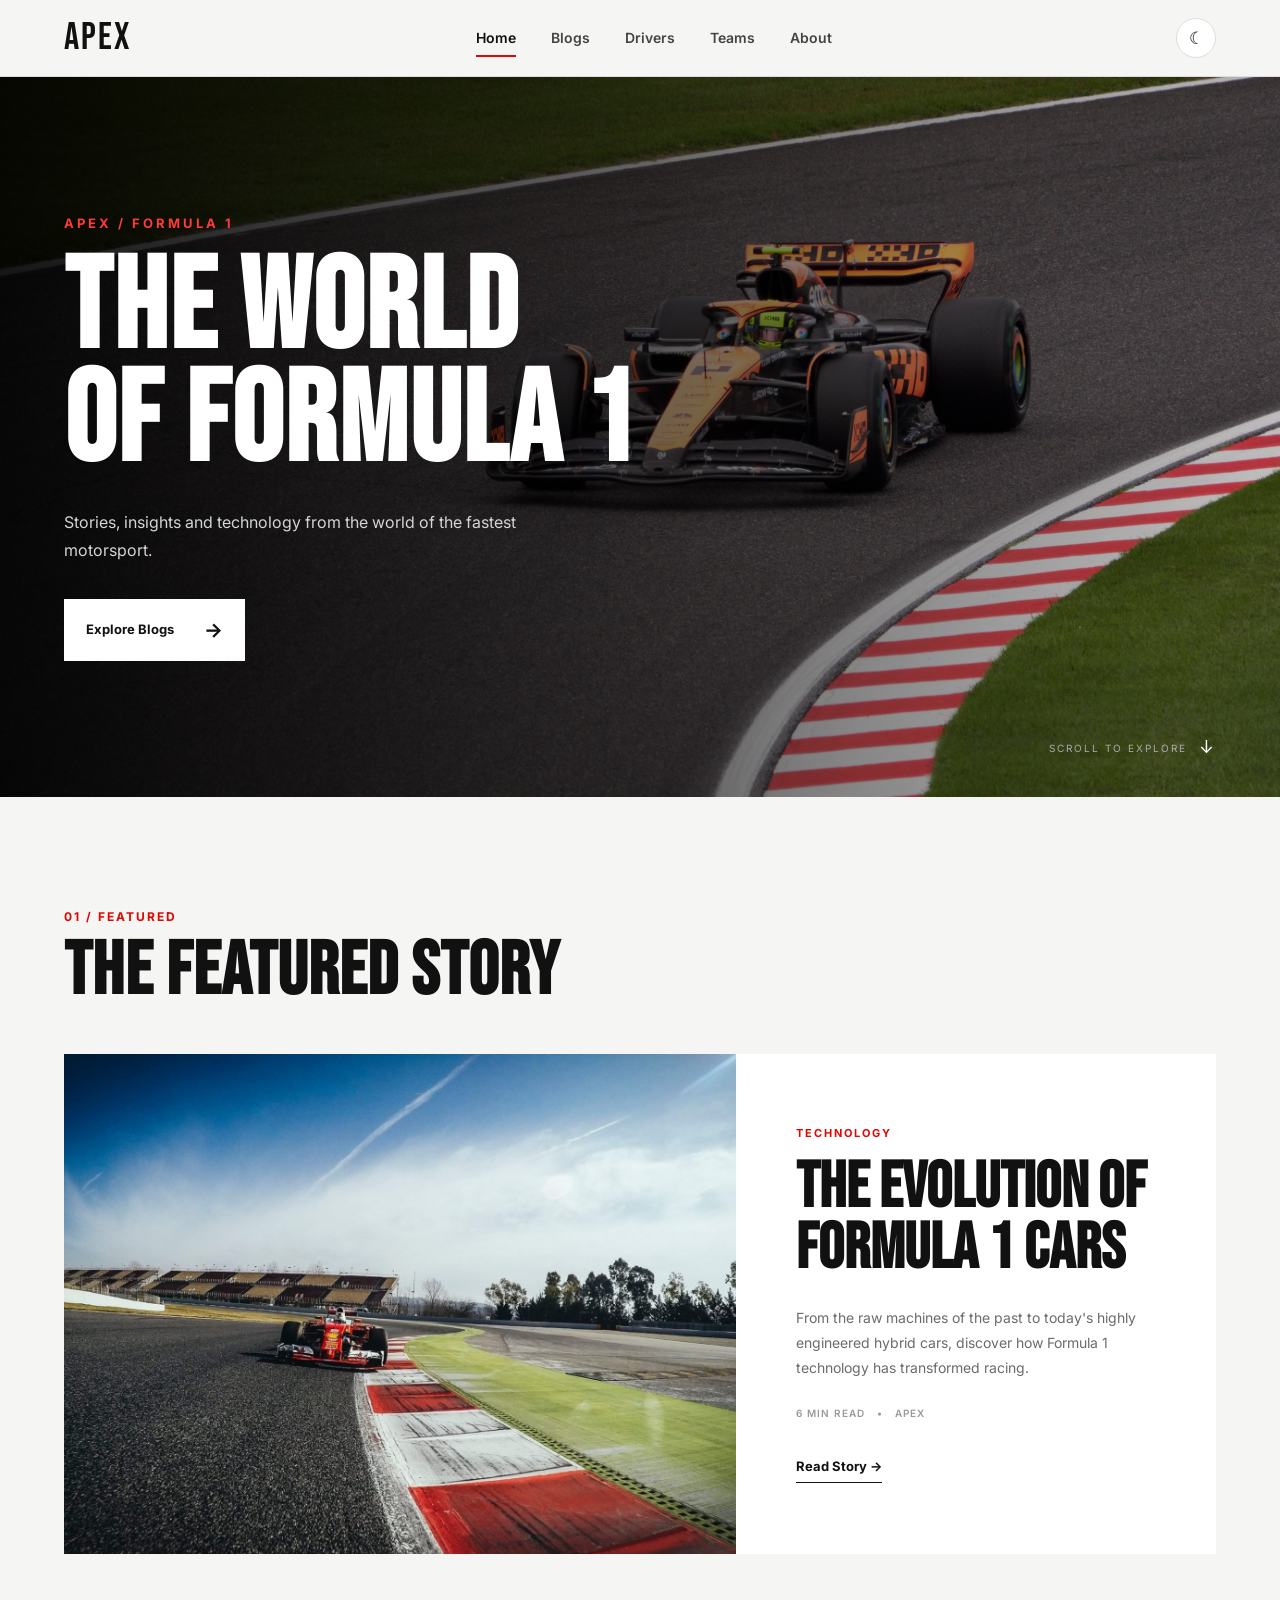
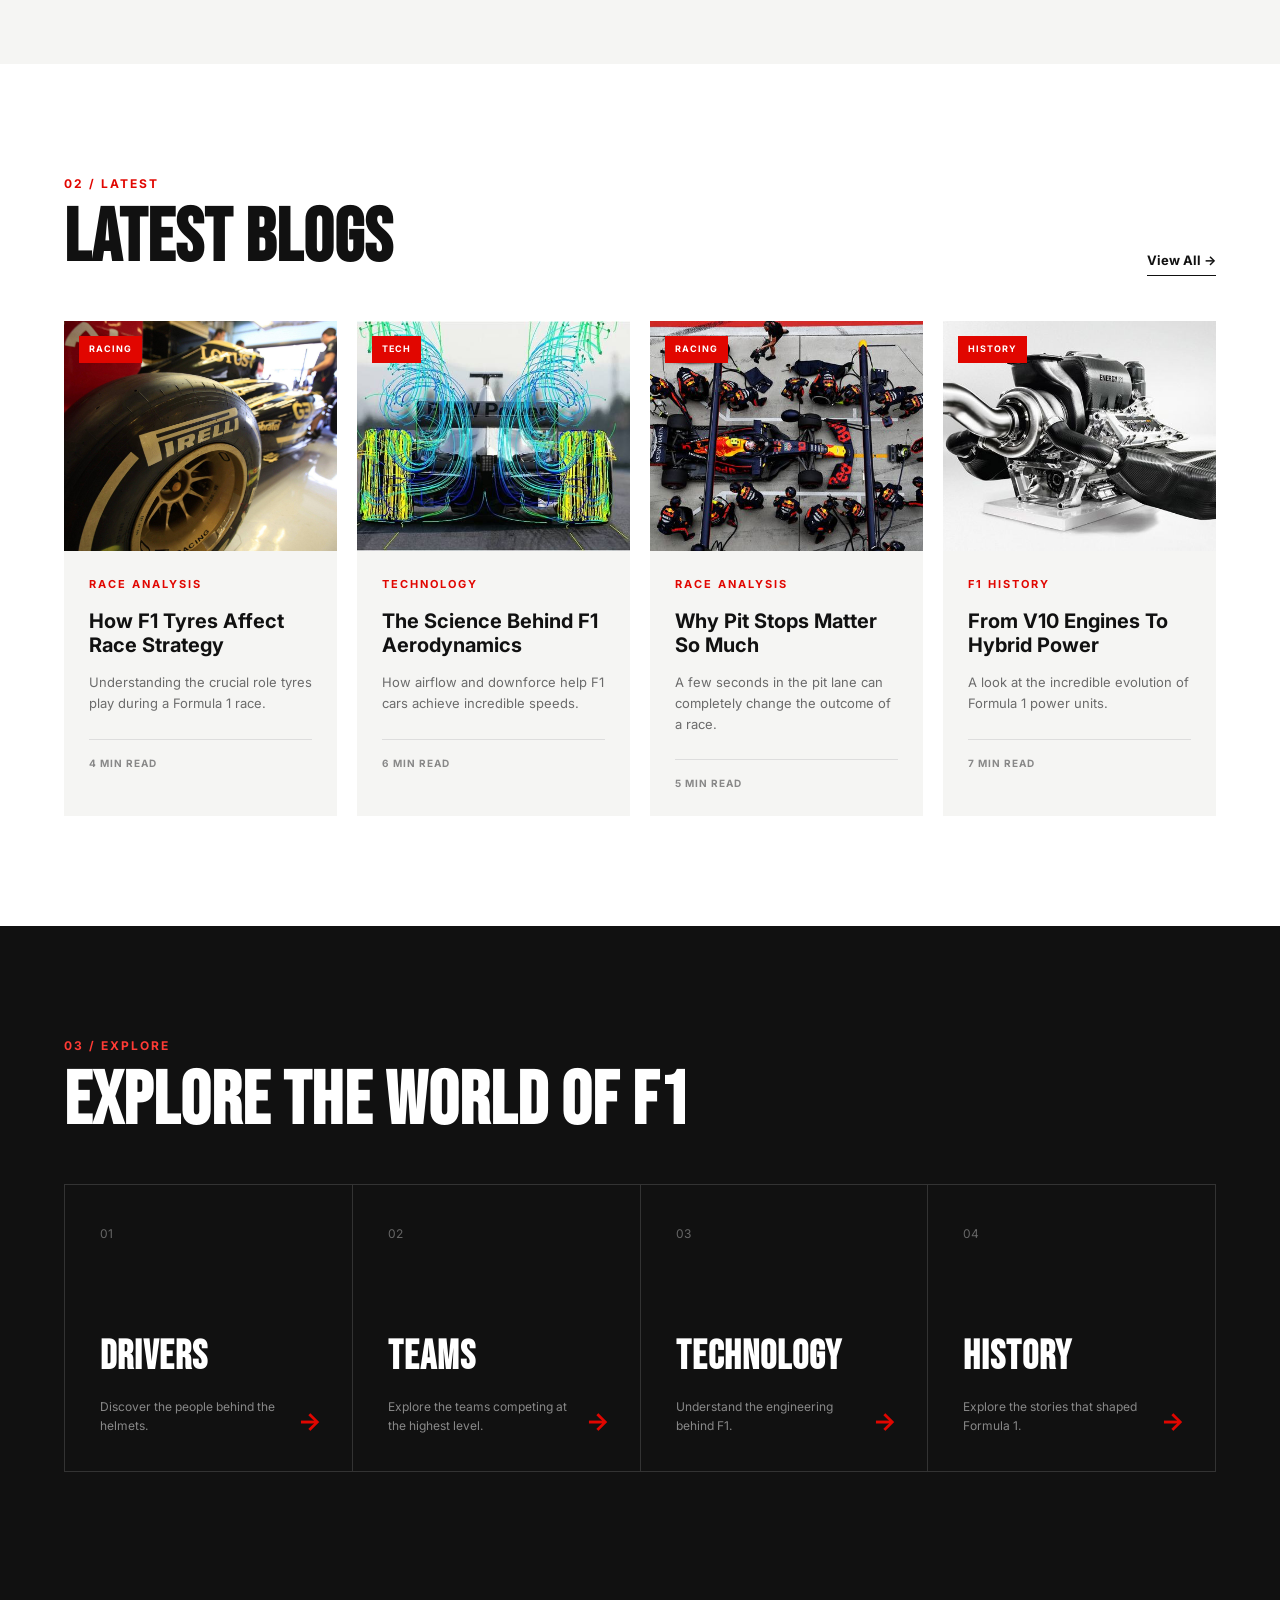
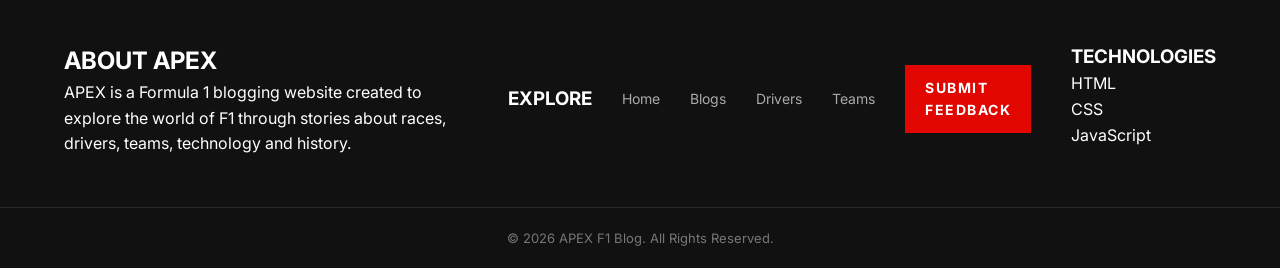
<file: index.html>
<!DOCTYPE html>
<html lang="en">

<head>

    <meta charset="UTF-8">

    <meta name="viewport" content="width=device-width, initial-scale=1.0">

    <title>APEX | Formula 1 Blog</title>

    <!-- Google Fonts -->
    <link rel="preconnect" href="https://fonts.googleapis.com">

    <link rel="preconnect" href="https://fonts.gstatic.com" crossorigin>

    <link
        href="https://fonts.googleapis.com/css2?family=Bebas+Neue&family=Inter:wght@400;500;600;700&display=swap"
        rel="stylesheet"
    >

    <!-- Main CSS -->
    <link rel="stylesheet" href="css/style.css">

</head>


<body>


    <!-- ==================================================
         NAVBAR
    ================================================== -->

    <header class="navbar">

        <div class="nav-container">

            <!-- Logo -->

            <a href="index.html" class="logo">
                APEX
            </a>


            <!-- Navigation -->

            <nav class="nav-menu" id="navMenu">

                <a href="index.html" class="nav-link active">
                    Home
                </a>

                <a href="blogs.html" class="nav-link">
                    Blogs
                </a>

                <a href="drivers.html" class="nav-link">
                    Drivers
                </a>

                <a href="teams.html" class="nav-link">
                    Teams
                </a>

                <a href="#about" class="nav-link">
                    About
                </a>

            </nav>


            <!-- Navigation Buttons -->

            <div class="nav-actions">

                <button
                    class="icon-button"
                    id="themeToggle"
                    aria-label="Toggle dark mode"
                >
                    ☾
                </button>


                <button
                    class="menu-button"
                    id="menuButton"
                    aria-label="Open menu"
                >
                    ☰
                </button>

            </div>

        </div>

    </header>



    <!-- ==================================================
         MAIN CONTENT
    ================================================== -->

    <main>


        <!-- ==================================================
             HERO SECTION
        ================================================== -->

        <section class="hero">


            <!-- Dark overlay -->

            <div class="hero-overlay"></div>


            <!-- Hero Content -->

            <div class="hero-content">

                <p class="hero-label">
                    APEX / FORMULA 1
                </p>


                <h1>
                    THE WORLD<br>
                    OF FORMULA 1
                </h1>


                <p class="hero-description">

                    Stories, insights and technology
                    from the world of the fastest
                    motorsport.

                </p>


                <a
                    href="blogs.html"
                    class="primary-button"
                >

                    Explore Blogs

                    <span>
                        →
                    </span>

                </a>

            </div>


            <!-- Scroll Indicator -->

            <div class="hero-scroll">

                <span>
                    SCROLL TO EXPLORE
                </span>

                <span>
                    ↓
                </span>

            </div>


        </section>



        <!-- ==================================================
             FEATURED BLOG
        ================================================== -->

        <section class="featured-section">


            <div class="section-container">


                <!-- Section Heading -->

                <div class="section-heading">

                    <p class="section-number">
                        01 / FEATURED
                    </p>


                    <h2>
                        THE FEATURED STORY
                    </h2>

                </div>



                <!-- Featured Article -->

                <article class="featured-blog">


                    <!-- Image -->

                    <div class="featured-image">

                        <img
                            src="assets/images/blogs/f1-cars.jpg"
                            alt="Formula 1 racing car"
                        >

                    </div>



                    <!-- Content -->

                    <div class="featured-content">


                        <p class="blog-category">
                            TECHNOLOGY
                        </p>


                        <h3>
                            The Evolution of
                            Formula 1 Cars
                        </h3>


                        <p class="featured-description">

                            From the raw machines of the
                            past to today's highly engineered
                            hybrid cars, discover how Formula
                            1 technology has transformed racing.

                        </p>


                        <div class="blog-meta">

                            <span>
                                6 MIN READ
                            </span>

                            <span>
                                •
                            </span>

                            <span>
                                APEX
                            </span>

                        </div>


                        <a
                            href="blogs.html"
                            class="text-button"
                        >
                            Read Story →
                        </a>


                    </div>


                </article>


            </div>


        </section>



        <!-- ==================================================
             LATEST BLOGS
        ================================================== -->

        <section class="latest-section">


            <div class="section-container">


                <!-- Heading -->

                <div class="latest-header">


                    <div>

                        <p class="section-number">
                            02 / LATEST
                        </p>


                        <h2>
                            LATEST BLOGS
                        </h2>

                    </div>


                    <a
                        href="blogs.html"
                        class="view-all"
                    >
                        View All →
                    </a>


                </div>



                <!-- Blog Grid -->

                <div class="blog-grid">


                    <!-- BLOG 01 -->

                    <article class="blog-card">


                        <div class="blog-image">

                            <img
                                src="assets/images/blogs/f1-tyres.jpg"
                                alt="Formula 1 tyres"
                            >

                            <span class="blog-tag">
                                RACING
                            </span>

                        </div>


                        <div class="blog-card-content">


                            <p class="blog-category">
                                RACE ANALYSIS
                            </p>


                            <h3>
                                How F1 Tyres
                                Affect Race Strategy
                            </h3>


                            <p>

                                Understanding the crucial role
                                tyres play during a Formula 1 race.

                            </p>


                            <div class="card-footer">

                                <span>
                                    4 MIN READ
                                </span>


                            </div>


                        </div>


                    </article>



                    <!-- BLOG 02 -->

                    <article class="blog-card">


                        <div class="blog-image">

                            <img
                                src="assets/images/blogs/f1-aerodynamics.jpg"
                                alt="Formula 1 aerodynamics"
                            >

                            <span class="blog-tag">
                                TECH
                            </span>

                        </div>


                        <div class="blog-card-content">


                            <p class="blog-category">
                                TECHNOLOGY
                            </p>


                            <h3>
                                The Science Behind
                                F1 Aerodynamics
                            </h3>


                            <p>

                                How airflow and downforce help
                                F1 cars achieve incredible speeds.

                            </p>


                            <div class="card-footer">

                                <span>
                                    6 MIN READ
                                </span>


                            </div>


                        </div>


                    </article>



                    <!-- BLOG 03 -->

                    <article class="blog-card">


                        <div class="blog-image">

                            <img
                                src="assets/images/blogs/f1-pitstop.jpg"
                                alt="Formula 1 pit stop"
                            >

                            <span class="blog-tag">
                                RACING
                            </span>

                        </div>


                        <div class="blog-card-content">


                            <p class="blog-category">
                                RACE ANALYSIS
                            </p>


                            <h3>
                                Why Pit Stops
                                Matter So Much
                            </h3>


                            <p>

                                A few seconds in the pit lane can
                                completely change the outcome of a race.

                            </p>


                            <div class="card-footer">

                                <span>
                                    5 MIN READ
                                </span>


                            </div>


                        </div>


                    </article>



                    <!-- BLOG 04 -->

                    <article class="blog-card">


                        <div class="blog-image">

                            <img
                                src="assets/images/blogs/f1-engine.jpg"
                                alt="Formula 1 engine"
                            >

                            <span class="blog-tag">
                                HISTORY
                            </span>

                        </div>


                        <div class="blog-card-content">


                            <p class="blog-category">
                                F1 HISTORY
                            </p>


                            <h3>
                                From V10 Engines
                                To Hybrid Power
                            </h3>


                            <p>

                                A look at the incredible evolution
                                of Formula 1 power units.

                            </p>


                            <div class="card-footer">

                                <span>
                                    7 MIN READ
                                </span>

                            </div>


                        </div>


                    </article>


                </div>


            </div>


        </section>



        <!-- ==================================================
             EXPLORE F1
        ================================================== -->

        <section class="explore-section">


            <div class="section-container">


                <!-- Heading -->

                <div class="section-heading light-heading">

                    <p class="section-number">
                        03 / EXPLORE
                    </p>


                    <h2>
                        EXPLORE THE WORLD OF F1
                    </h2>

                </div>



                <!-- Explore Grid -->

                <div class="explore-grid">


                    <!-- Drivers -->

                    <a
                        href="drivers.html"
                        class="explore-card"
                    >

                        <span>
                            01
                        </span>


                        <h3>
                            DRIVERS
                        </h3>


                        <p>
                            Discover the people behind
                            the helmets.
                        </p>


                        <strong>
                            →
                        </strong>

                    </a>



                    <!-- Teams -->

                    <a
                        href="teams.html"
                        class="explore-card"
                    >

                        <span>
                            02
                        </span>


                        <h3>
                            TEAMS
                        </h3>


                        <p>
                            Explore the teams competing
                            at the highest level.
                        </p>


                        <strong>
                            →
                        </strong>

                    </a>



                    <!-- Technology -->

                    <a
                        href="blogs.html"
                        class="explore-card"
                    >

                        <span>
                            03
                        </span>


                        <h3>
                            TECHNOLOGY
                        </h3>


                        <p>
                            Understand the engineering
                            behind F1.
                        </p>


                        <strong>
                            →
                        </strong>

                    </a>



                    <!-- History -->

                    <a
                        href="blogs.html"
                        class="explore-card"
                    >

                        <span>
                            04
                        </span>


                        <h3>
                            HISTORY
                        </h3>


                        <p>
                            Explore the stories that
                            shaped Formula 1.
                        </p>


                        <strong>
                            →
                        </strong>

                    </a>


                </div>


            </div>


        </section>


    </main>



    <!-- ==================================================
         FOOTER
    ================================================== -->

    <footer class="footer">

        <div class="footer-container">

            <!-- About APEX -->
            <div class="footer-about" id="about">

                <h2>ABOUT APEX</h2>

                <p>
                    APEX is a Formula 1 blogging website created
                    to explore the world of F1 through stories about
                    races, drivers, teams, technology and history.
                </p>

            </div>


            <!-- Footer Links -->
            <div class="footer-links">

                <h3>EXPLORE</h3>

                <a href="index.html">
                    Home
                </a>

                <a href="blogs.html">
                    Blogs
                </a>

                <a href="drivers.html">
                    Drivers
                </a>

                <a href="teams.html">
                    Teams
                </a>
                <a href="feedback.html" class="feedback-button">
    SUBMIT FEEDBACK
</a>

            </div>


            <!-- Technologies -->
            <div class="footer-tech">

                <h3>TECHNOLOGIES</h3>

                <p>HTML</p>
                <p>CSS</p>
                <p>JavaScript</p>

            </div>

        </div>


        <div class="footer-bottom">

            <p>
                © 2026 APEX F1 Blog. All Rights Reserved.
            </p>

        </div>

    </footer>


    <!-- JavaScript -->

    <script src="js/main.js"></script>

</body>

</html>
</file>
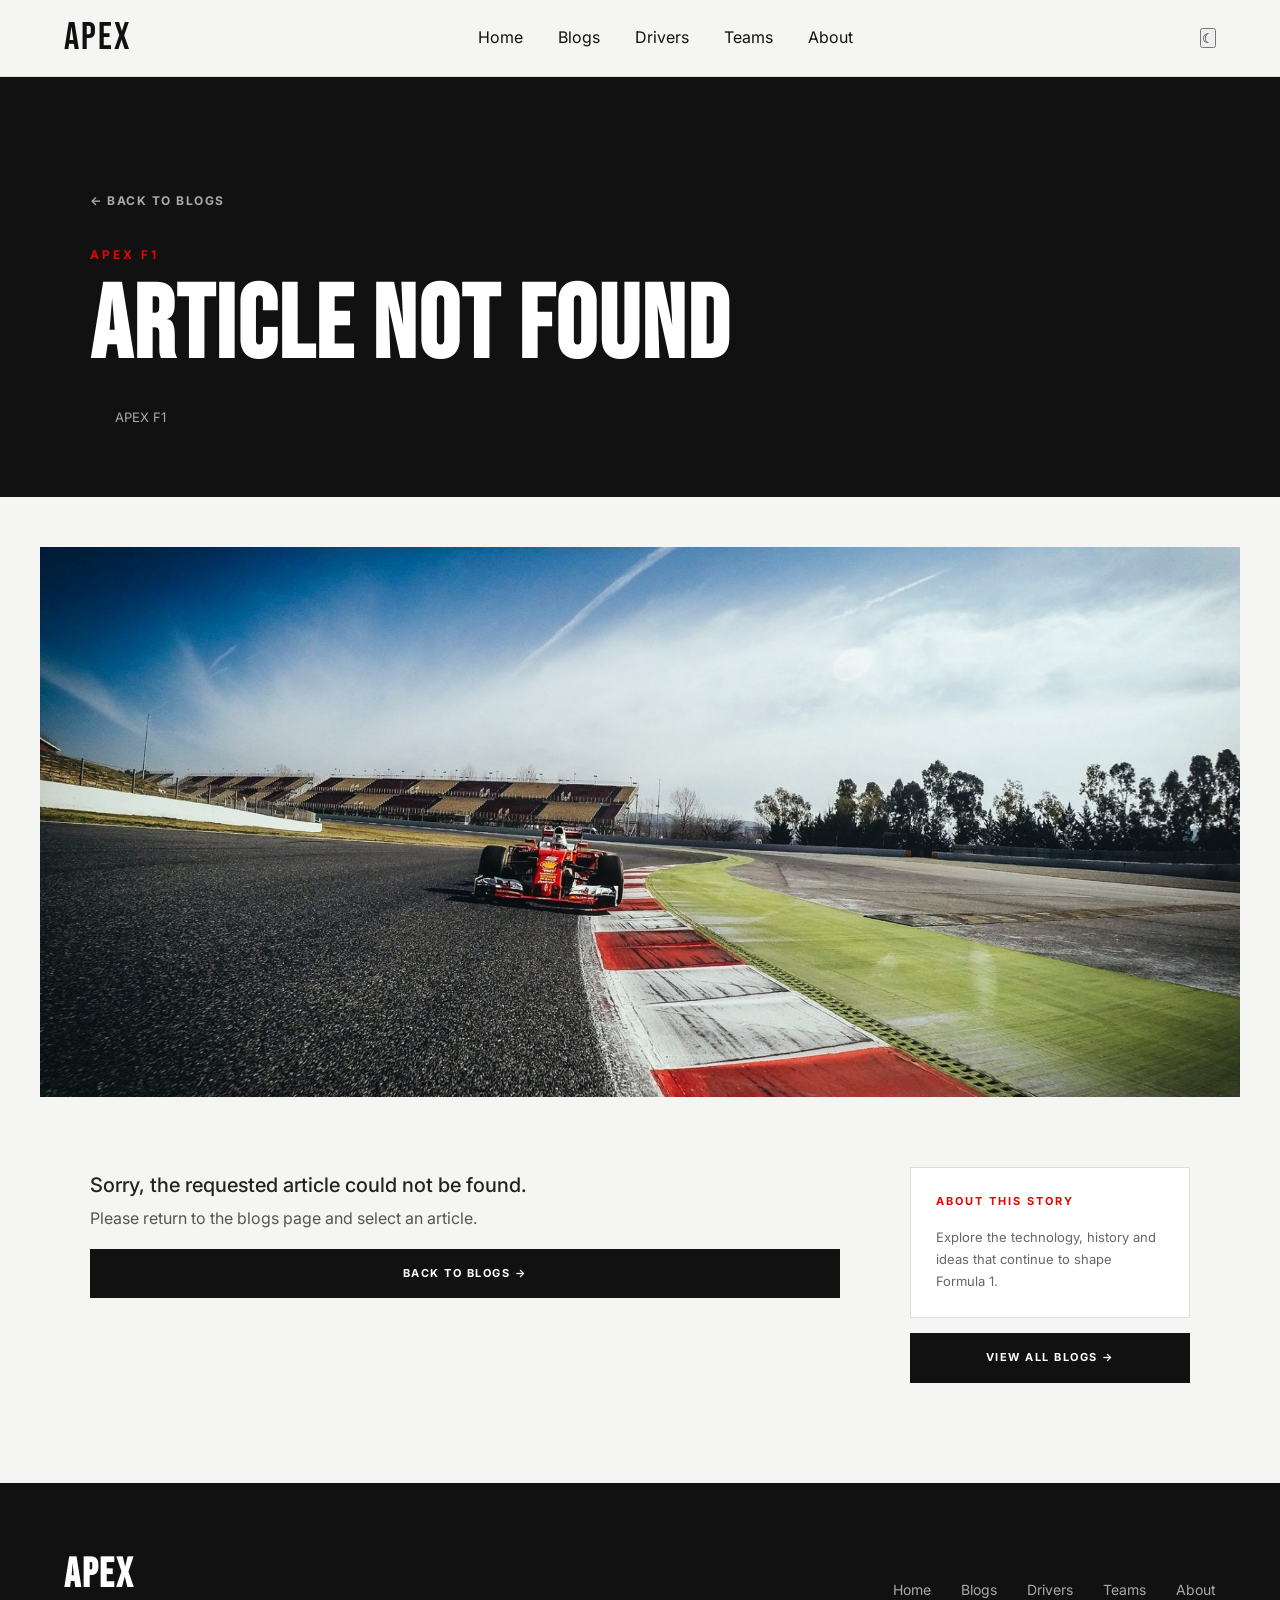
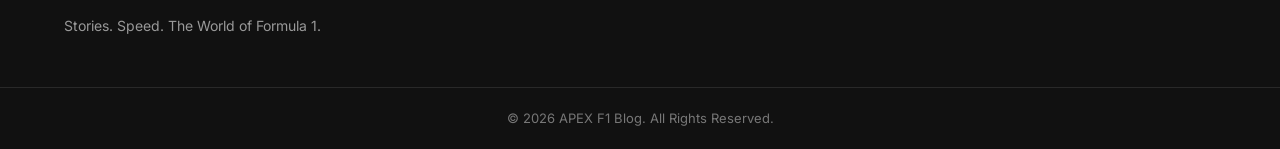
<file: article.html>
<!DOCTYPE html>
<html lang="en">

<head>

    <meta charset="UTF-8">

    <meta name="viewport" content="width=device-width, initial-scale=1.0">

    <title>Article | APEX F1</title>

    <!-- Google Fonts -->
    <link rel="preconnect" href="https://fonts.googleapis.com">

    <link rel="preconnect" href="https://fonts.gstatic.com" crossorigin>

    <link href="https://fonts.googleapis.com/css2?family=Bebas+Neue&family=Inter:wght@400;500;600;700&display=swap"
        rel="stylesheet">

    <!-- Main CSS -->
    <link rel="stylesheet" href="css/style.css">

    <!-- Article CSS -->
    <link rel="stylesheet" href="css/article.css">

</head>


<body>


    <!-- ==================================================
         NAVBAR
    ================================================== -->

    <header class="navbar">

        <div class="nav-container">

            <a href="index.html" class="logo">
                APEX
            </a>


            <nav class="nav-menu" id="navMenu">

                <a href="index.html">
                    Home
                </a>

                <a href="blogs.html" class="active">
                    Blogs
                </a>

                <a href="drivers.html">
                    Drivers
                </a>

                <a href="teams.html">
                    Teams
                </a>

                <a href="about.html">
                    About
                </a>

            </nav>


            <div class="nav-actions">

                <button
                    id="themeToggle"
                    class="theme-button">
                    ☾
                </button>


                <button
                    id="menuButton"
                    class="menu-button">
                    ☰
                </button>

            </div>

        </div>

    </header>



    <!-- ==================================================
         ARTICLE HEADER
    ================================================== -->

    <section class="article-header">

        <div class="article-container">

            <a
                href="blogs.html"
                class="back-link">

                ← BACK TO BLOGS

            </a>


            <span
                class="article-category"
                id="articleCategory">

                TECHNOLOGY

            </span>


            <h1 id="articleTitle">

                The Evolution of Formula 1 Cars

            </h1>


            <div class="article-meta">

                <span id="articleReadTime">
                    5 min read
                </span>

                <span>
                    APEX F1
                </span>

            </div>

        </div>

    </section>



    <!-- ==================================================
         ARTICLE IMAGE
    ================================================== -->

    <section class="article-image-section">

        <div class="article-container">

            <img
                id="articleImage"
                src="assets/images/blogs/f1-cars.jpg"
                alt="Formula 1">

        </div>

    </section>



    <!-- ==================================================
         ARTICLE CONTENT
    ================================================== -->

    <section class="article-content-section">

        <div class="article-container article-layout">


            <!-- MAIN ARTICLE -->

            <article
                class="article-content"
                id="articleContent">

                <p class="article-intro">

                    Formula 1 is one of the most technologically
                    advanced forms of motorsport in the world.

                </p>


                <h2>
                    Understanding the Story
                </h2>


                <p>

                    Formula 1 cars have changed dramatically over
                    the decades as engineers and teams continue
                    to search for better performance.

                </p>


                <p>

                    Modern Formula 1 combines aerodynamics,
                    engineering, electronics and driver skill.

                </p>

            </article>



            <!-- SIDEBAR -->

            <aside class="article-sidebar">


                <div class="sidebar-box">

                    <span>
                        ABOUT THIS STORY
                    </span>

                    <p>

                        Explore the technology, history and ideas
                        that continue to shape Formula 1.

                    </p>

                </div>


                <a
                    href="blogs.html"
                    class="all-blogs-button">

                    VIEW ALL BLOGS →

                </a>

            </aside>


        </div>

    </section>



    <!-- ==================================================
         FOOTER
    ================================================== -->

    <footer class="footer">

        <div class="footer-container">


            <div class="footer-brand">

                <h2>
                    APEX
                </h2>

                <p>
                    Stories. Speed. The World of Formula 1.
                </p>

            </div>


            <div class="footer-links">

                <a href="index.html">
                    Home
                </a>

                <a href="blogs.html">
                    Blogs
                </a>

                <a href="drivers.html">
                    Drivers
                </a>

                <a href="teams.html">
                    Teams
                </a>

                <a href="about.html">
                    About
                </a>

            </div>

        </div>


        <div class="footer-bottom">

            <p>
                © 2026 APEX F1 Blog. All Rights Reserved.
            </p>

        </div>

    </footer>



    <!-- ==================================================
         JAVASCRIPT
    ================================================== -->

    <script src="js/main.js"></script>

    <script src="js/data.js"></script>


</body>

</html>
</file>
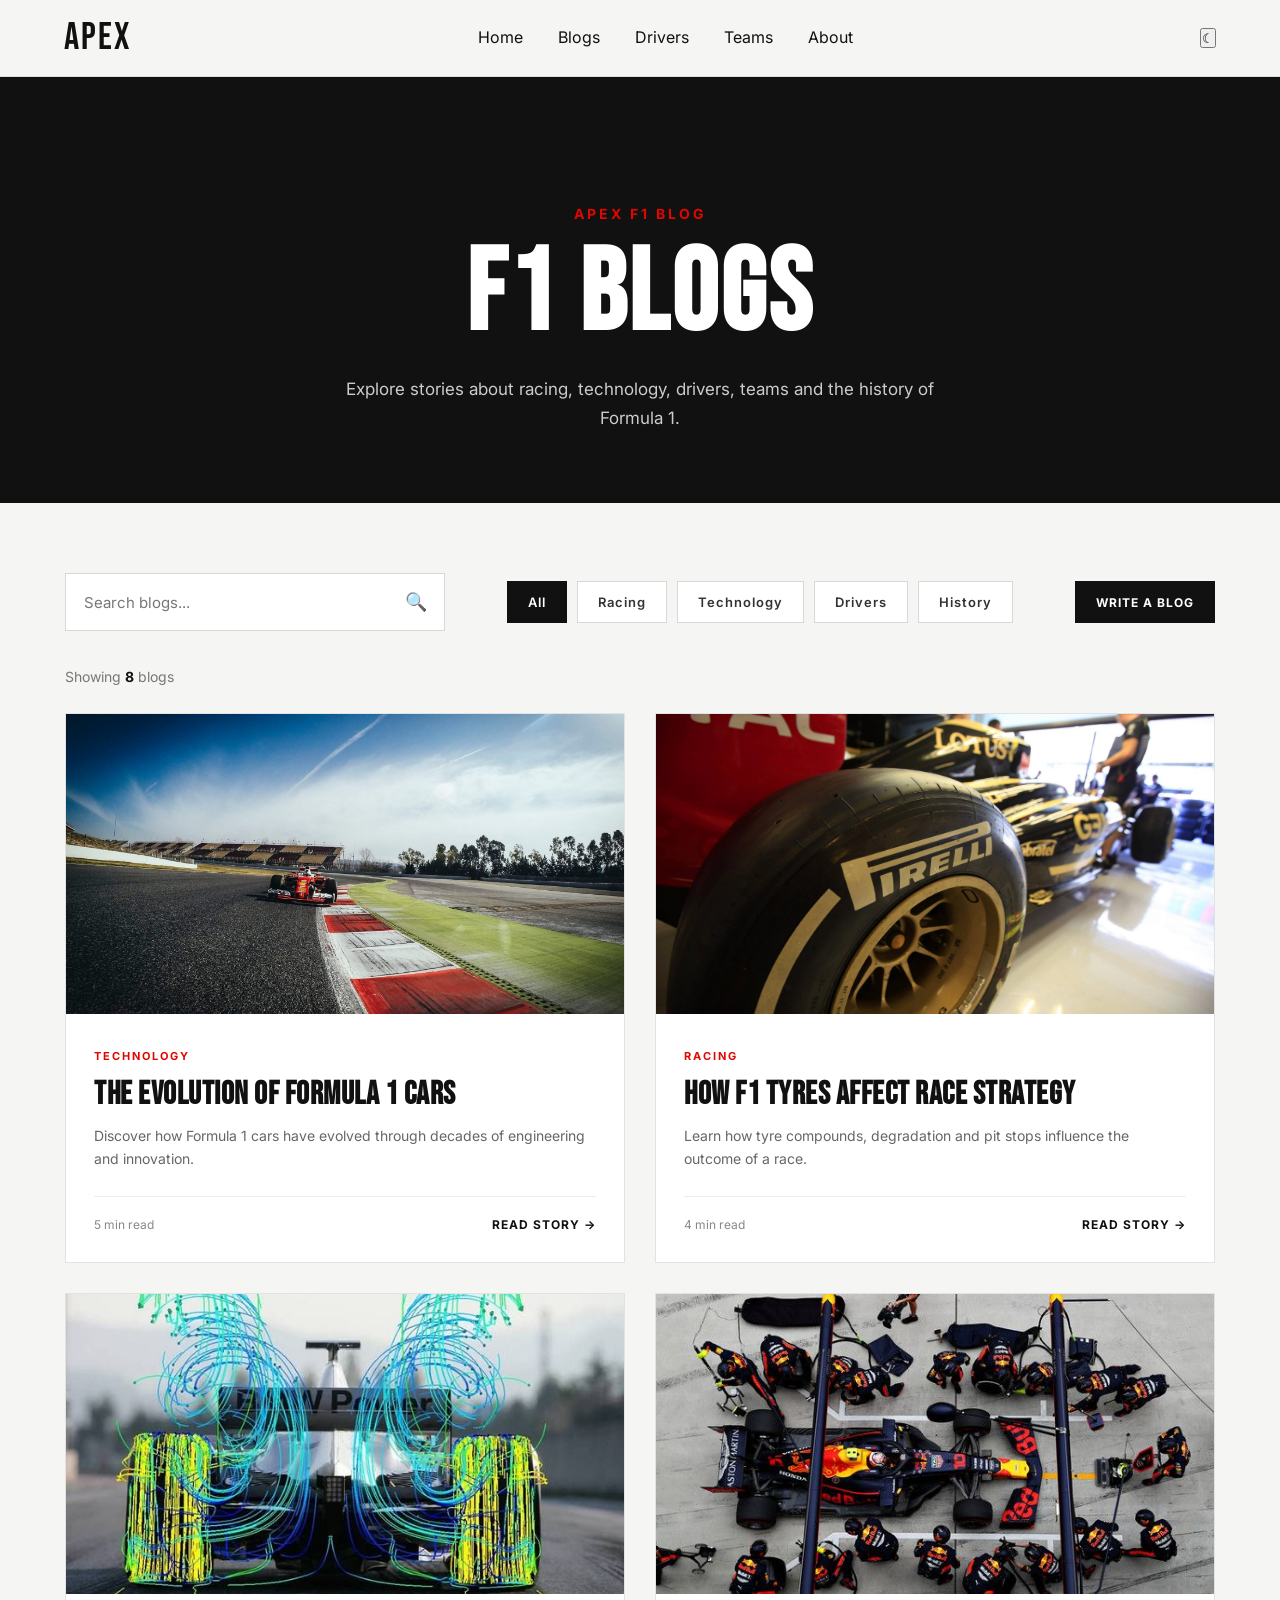
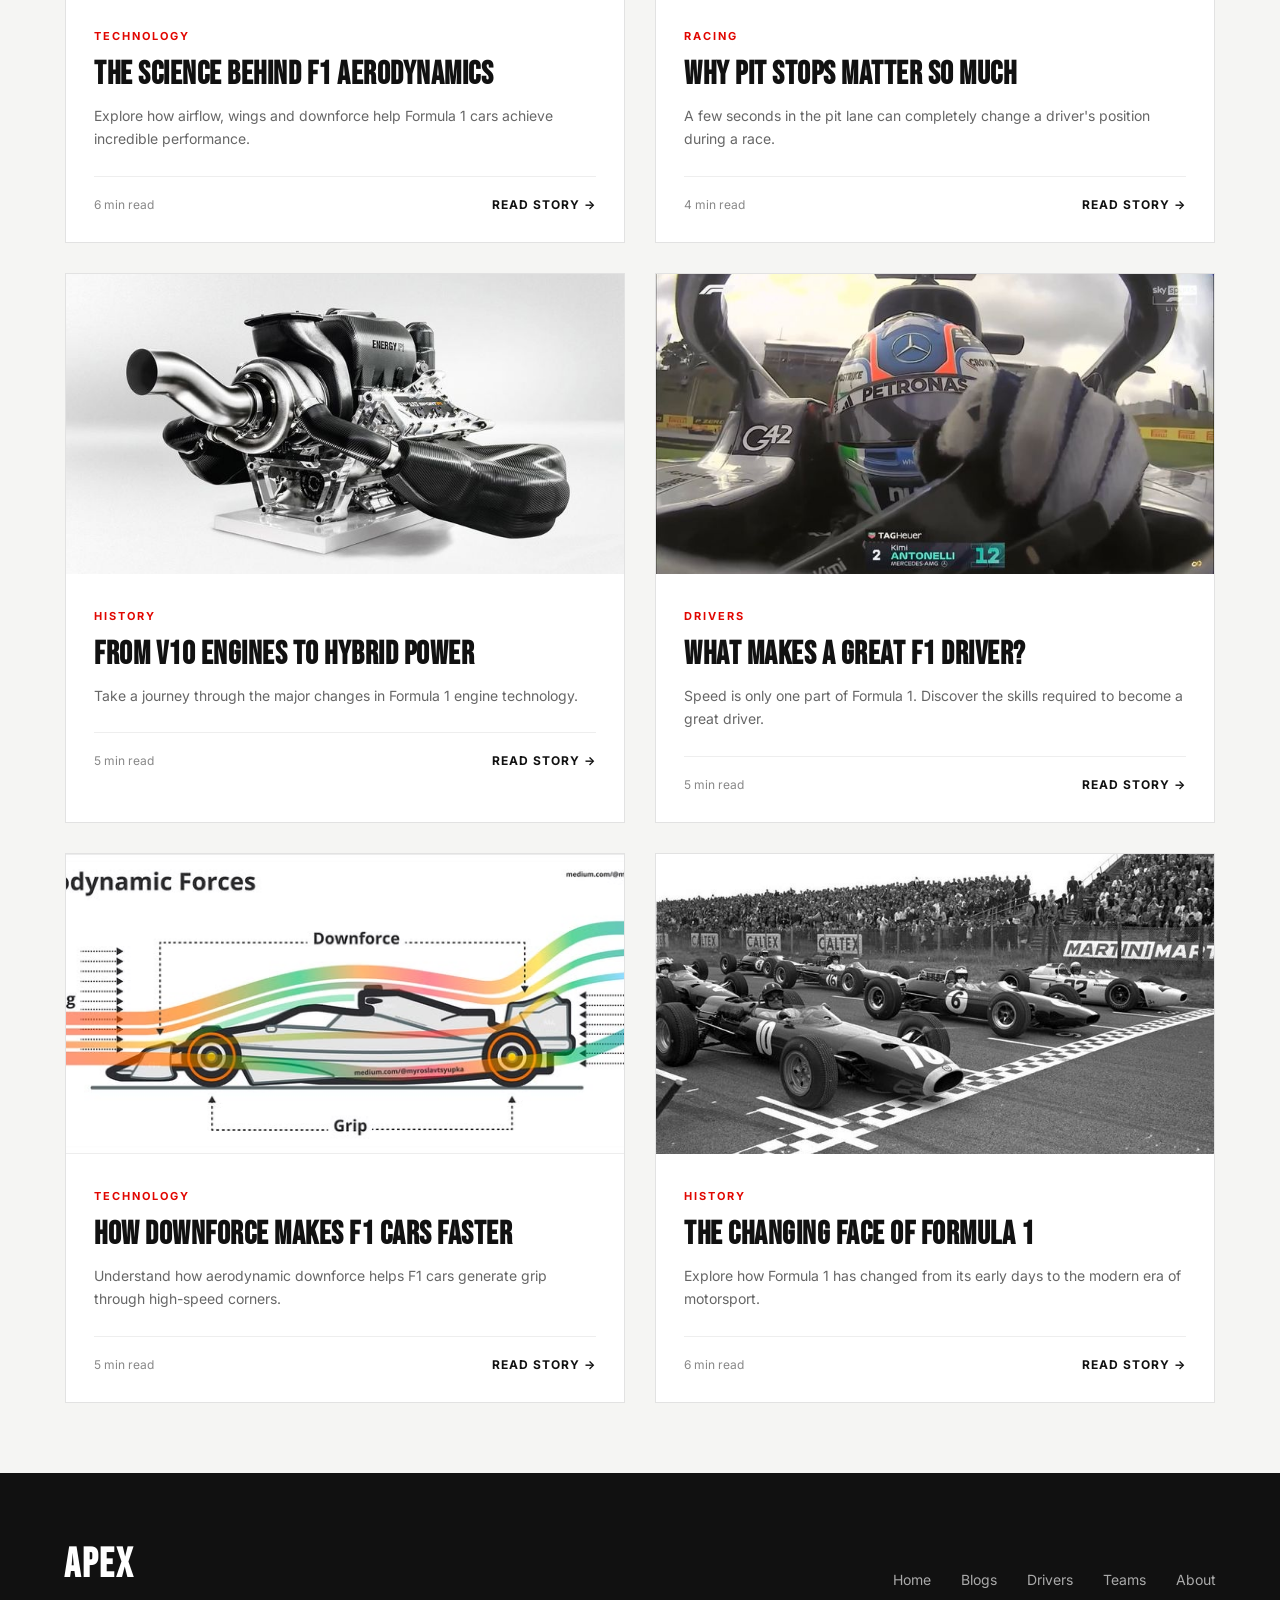
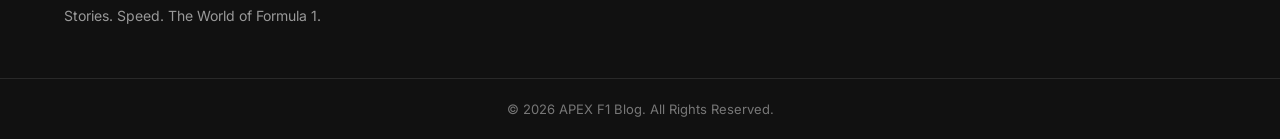
<file: blogs.html>
<!DOCTYPE html>
<html lang="en">

<head>

    <meta charset="UTF-8">

    <meta name="viewport" content="width=device-width, initial-scale=1.0">

    <title>Blogs | APEX F1</title>

    <link rel="preconnect" href="https://fonts.googleapis.com">

    <link rel="preconnect" href="https://fonts.gstatic.com" crossorigin>

    <link href="https://fonts.googleapis.com/css2?family=Bebas+Neue&family=Inter:wght@400;500;600;700&display=swap"
        rel="stylesheet">

    <link rel="stylesheet" href="css/style.css">

    <link rel="stylesheet" href="css/blogs.css">

</head>


<body>


    <!-- ==================================================
         NAVBAR
    ================================================== -->

    <header class="navbar">

        <div class="nav-container">

            <a href="index.html" class="logo">
                APEX
            </a>


            <nav class="nav-menu" id="navMenu">

                <a href="index.html">
                    Home
                </a>

                <a href="blogs.html" class="active">
                    Blogs
                </a>

                <a href="drivers.html">
                    Drivers
                </a>

                <a href="teams.html">
                    Teams
                </a>

                <a href="about.html">
                    About
                </a>

            </nav>


            <div class="nav-actions">

                <button id="themeToggle" class="theme-button">
                    ☾
                </button>

                <button id="menuButton" class="menu-button">
                    ☰
                </button>

            </div>

        </div>

    </header>



    <!-- ==================================================
         BLOG HERO
    ================================================== -->

    <section class="blogs-hero">

        <div class="blogs-hero-content">

            <p class="section-label">
                APEX F1 BLOG
            </p>

            <h1>
                F1 BLOGS
            </h1>

            <p>
                Explore stories about racing, technology,
                drivers, teams and the history of Formula 1.
            </p>

        </div>

    </section>



    <!-- ==================================================
         BLOG CONTENT
    ================================================== -->

    <main class="blogs-content">


        <!-- SEARCH AND FILTER -->

        <section class="blog-controls">

            <div class="search-box">

                <input
                    type="text"
                    id="blogSearch"
                    placeholder="Search blogs..."
                    autocomplete="off"
                >

                <span class="search-icon">
                    🔍
                </span>

            </div>


            <div class="category-filters">

                <button
                    class="filter-button active"
                    data-category="all">
                    All
                </button>

                <button
                    class="filter-button"
                    data-category="racing">
                    Racing
                </button>

                <button
                    class="filter-button"
                    data-category="technology">
                    Technology
                </button>

                <button
                    class="filter-button"
                    data-category="drivers">
                    Drivers
                </button>

                <button
                    class="filter-button"
                    data-category="history">
                    History
                </button>

            </div>

        </section>



        <!-- RESULT COUNT -->

        <div class="blog-result-info">

            <p>
                Showing
                <span id="blogCount">8</span>
                blogs
            </p>

        </div>



        <!-- ==================================================
             BLOG GRID
        ================================================== -->

        <section class="full-blog-grid" id="blogGrid">


            <!-- BLOG 1 -->

            <article
                class="full-blog-card"
                data-category="technology"
                data-title="The Evolution of Formula 1 Cars">

                <div class="full-blog-image">

                    <img
                        src="assets/images/blogs/f1-cars.jpg"
                        alt="Formula 1 Cars">

                </div>


                <div class="full-blog-content">

                    <span class="blog-category">
                        TECHNOLOGY
                    </span>

                    <h2>
                        The Evolution of Formula 1 Cars
                    </h2>

                    <p>
                        Discover how Formula 1 cars have evolved
                        through decades of engineering and innovation.
                    </p>


                    <div class="full-blog-footer">

                        <span>
                            5 min read
                        </span>

                        <a href="article.html#1">
                            READ STORY →
                        </a>

                    </div>

                </div>

            </article>



            <!-- BLOG 2 -->

            <article
                class="full-blog-card"
                data-category="racing"
                data-title="How F1 Tyres Affect Race Strategy">

                <div class="full-blog-image">

                    <img
                        src="assets/images/blogs/f1-tyres.jpg"
                        alt="Formula 1 Tyres">

                </div>


                <div class="full-blog-content">

                    <span class="blog-category">
                        RACING
                    </span>

                    <h2>
                        How F1 Tyres Affect Race Strategy
                    </h2>

                    <p>
                        Learn how tyre compounds, degradation and
                        pit stops influence the outcome of a race.
                    </p>


                    <div class="full-blog-footer">

                        <span>
                            4 min read
                        </span>

                        <a href="article.html#2">
                            READ STORY →
                        </a>

                    </div>

                </div>

            </article>



            <!-- BLOG 3 -->

            <article
                class="full-blog-card"
                data-category="technology"
                data-title="The Science Behind F1 Aerodynamics">

                <div class="full-blog-image">

                    <img
                        src="assets/images/blogs/f1-aerodynamics.jpg"
                        alt="Formula 1 Aerodynamics">

                </div>


                <div class="full-blog-content">

                    <span class="blog-category">
                        TECHNOLOGY
                    </span>

                    <h2>
                        The Science Behind F1 Aerodynamics
                    </h2>

                    <p>
                        Explore how airflow, wings and downforce help
                        Formula 1 cars achieve incredible performance.
                    </p>


                    <div class="full-blog-footer">

                        <span>
                            6 min read
                        </span>

                        <a href="article.html#3">
                            READ STORY →
                        </a>

                    </div>

                </div>

            </article>



            <!-- BLOG 4 -->

            <article
                class="full-blog-card"
                data-category="racing"
                data-title="Why Pit Stops Matter So Much">

                <div class="full-blog-image">

                    <img
                        src="assets/images/blogs/f1-pitstop.jpg"
                        alt="Formula 1 Pit Stop">

                </div>


                <div class="full-blog-content">

                    <span class="blog-category">
                        RACING
                    </span>

                    <h2>
                        Why Pit Stops Matter So Much
                    </h2>

                    <p>
                        A few seconds in the pit lane can completely
                        change a driver's position during a race.
                    </p>


                    <div class="full-blog-footer">

                        <span>
                            4 min read
                        </span>

                        <a href="article.html#4">
                            READ STORY →
                        </a>

                    </div>

                </div>

            </article>



            <!-- BLOG 5 -->

            <article
                class="full-blog-card"
                data-category="history"
                data-title="From V10 Engines to Hybrid Power">

                <div class="full-blog-image">

                    <img
                        src="assets/images/blogs/f1-engine.jpg"
                        alt="Formula 1 Engine">

                </div>


                <div class="full-blog-content">

                    <span class="blog-category">
                        HISTORY
                    </span>

                    <h2>
                        From V10 Engines to Hybrid Power
                    </h2>

                    <p>
                        Take a journey through the major changes in
                        Formula 1 engine technology.
                    </p>


                    <div class="full-blog-footer">

                        <span>
                            5 min read
                        </span>

                        <a href="article.html#5">
                            READ STORY →
                        </a>

                    </div>

                </div>

            </article>



            <!-- BLOG 6 -->

            <article
                class="full-blog-card"
                data-category="drivers"
                data-title="What Makes a Great F1 Driver?">

                <div class="full-blog-image">

                    <img
                        src="assets/images/blogs/f1-driver.jpg"
                        alt="Formula 1 Driver">

                </div>


                <div class="full-blog-content">

                    <span class="blog-category">
                        DRIVERS
                    </span>

                    <h2>
                        What Makes a Great F1 Driver?
                    </h2>

                    <p>
                        Speed is only one part of Formula 1. Discover
                        the skills required to become a great driver.
                    </p>


                    <div class="full-blog-footer">

                        <span>
                            5 min read
                        </span>

                        <a href="article.html#6">
                            READ STORY →
                        </a>

                    </div>

                </div>

            </article>



            <!-- BLOG 7 -->

            <article
                class="full-blog-card"
                data-category="technology"
                data-title="How Downforce Makes F1 Cars Faster">

                <div class="full-blog-image">

                    <img
                        src="assets/images/blogs/f1-downforce.jpg"
                        alt="Formula 1 Downforce">

                </div>


                <div class="full-blog-content">

                    <span class="blog-category">
                        TECHNOLOGY
                    </span>

                    <h2>
                        How Downforce Makes F1 Cars Faster
                    </h2>

                    <p>
                        Understand how aerodynamic downforce helps
                        F1 cars generate grip through high-speed corners.
                    </p>


                    <div class="full-blog-footer">

                        <span>
                            5 min read
                        </span>

                        <a href="article.html#7">
                            READ STORY →
                        </a>

                    </div>

                </div>

            </article>



            <!-- BLOG 8 -->

            <article
                class="full-blog-card"
                data-category="history"
                data-title="The Changing Face of Formula 1">

                <div class="full-blog-image">

                    <img
                        src="assets/images/blogs/f1-history.jpg"
                        alt="Formula 1 History">

                </div>


                <div class="full-blog-content">

                    <span class="blog-category">
                        HISTORY
                    </span>

                    <h2>
                        The Changing Face of Formula 1
                    </h2>

                    <p>
                        Explore how Formula 1 has changed from its
                        early days to the modern era of motorsport.
                    </p>


                    <div class="full-blog-footer">

                        <span>
                            6 min read
                        </span>

                        <a href="article.html#8">
                            READ STORY →
                        </a>

                    </div>

                </div>

            </article>


        </section>



        <!-- NO RESULTS -->

        <section
            class="no-results"
            id="noResults">

            <h2>
                No blogs found
            </h2>

            <p>
                Try a different search term or category.
            </p>

        </section>


    </main>



    <!-- ==================================================
         FOOTER
    ================================================== -->

    <footer class="footer">

        <div class="footer-container">

            <div class="footer-brand">

                <h2>
                    APEX
                </h2>

                <p>
                    Stories. Speed. The World of Formula 1.
                </p>

            </div>


            <div class="footer-links">

                <a href="index.html">
                    Home
                </a>

                <a href="blogs.html">
                    Blogs
                </a>

                <a href="drivers.html">
                    Drivers
                </a>

                <a href="teams.html">
                    Teams
                </a>

                <a href="about.html">
                    About
                </a>

            </div>

        </div>


        <div class="footer-bottom">

            <p>
                © 2026 APEX F1 Blog. All Rights Reserved.
            </p>

        </div>

    </footer>



    <script src="js/main.js"></script>

    <script src="js/blogs.js"></script>


</body>

</html>
</file>
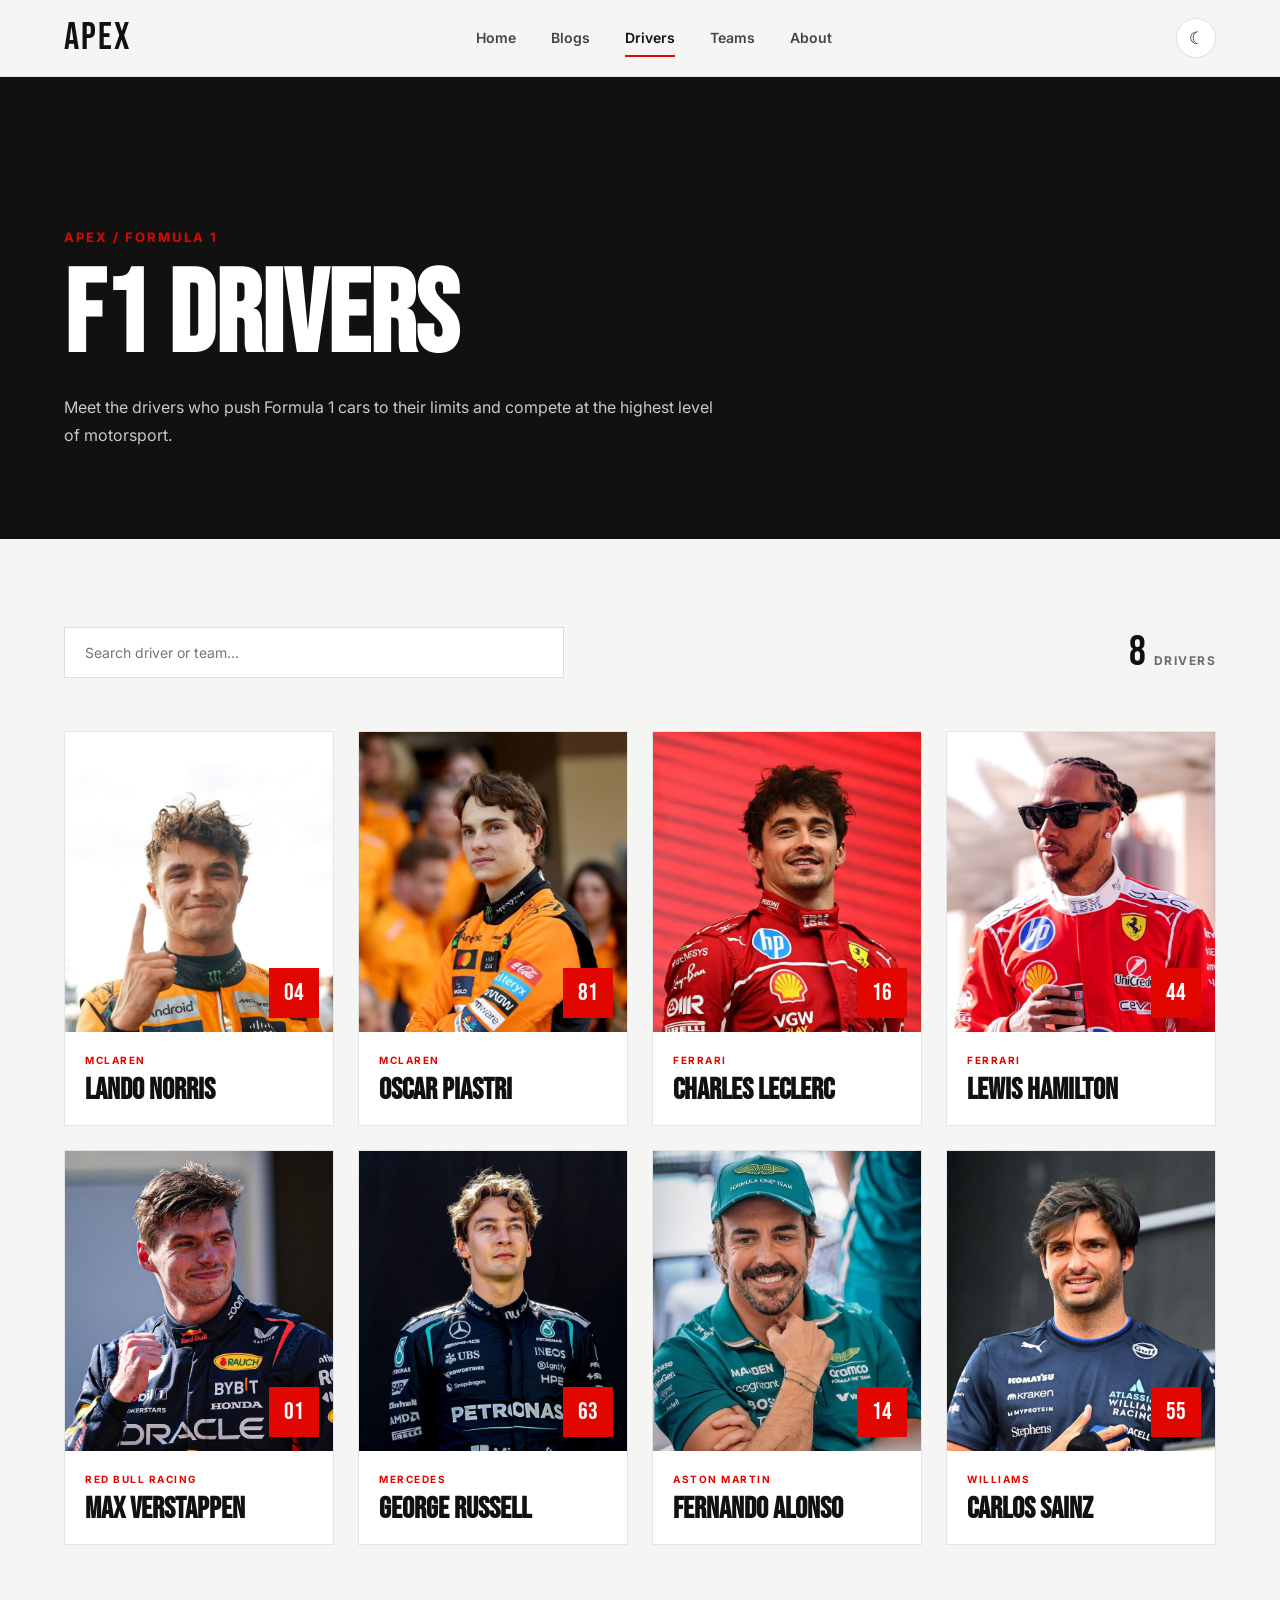
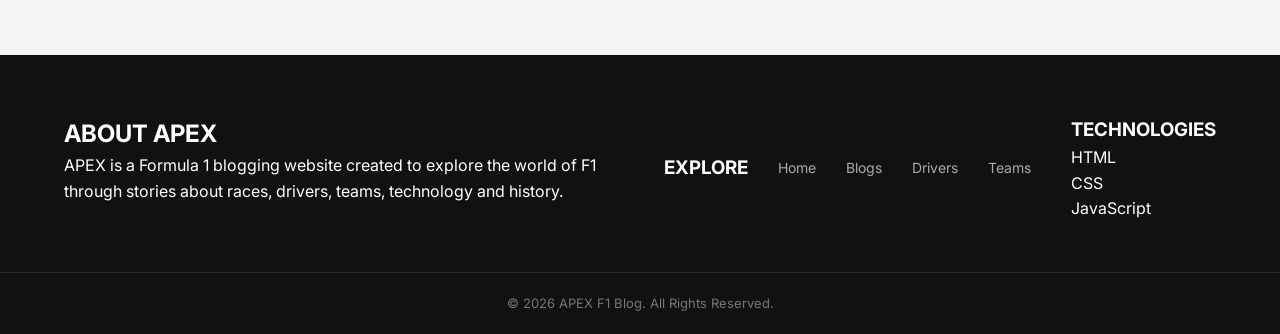
<file: drivers.html>
<!DOCTYPE html>
<html lang="en">

<head>

    <meta charset="UTF-8">

    <meta name="viewport" content="width=device-width, initial-scale=1.0">

    <title>APEX | F1 Drivers</title>


    <!-- Google Fonts -->

    <link rel="preconnect" href="https://fonts.googleapis.com">

    <link rel="preconnect" href="https://fonts.gstatic.com" crossorigin>

    <link
        href="https://fonts.googleapis.com/css2?family=Bebas+Neue&family=Inter:wght@400;500;600;700&display=swap"
        rel="stylesheet"
    >


    <!-- Main CSS -->

    <link
        rel="stylesheet"
        href="css/style.css"
    >


    <!-- Drivers CSS -->

    <link
        rel="stylesheet"
        href="css/drivers.css"
    >

</head>


<body>


    <!-- ==================================================
         NAVBAR
    ================================================== -->

    <header class="navbar">

        <div class="nav-container">


            <!-- LOGO -->

            <a
                href="index.html"
                class="logo"
            >
                APEX
            </a>


            <!-- NAVIGATION -->

            <nav
                class="nav-menu"
                id="navMenu"
            >

                <a
                    href="index.html"
                    class="nav-link"
                >
                    Home
                </a>


                <a
                    href="blogs.html"
                    class="nav-link"
                >
                    Blogs
                </a>


                <a
                    href="drivers.html"
                    class="nav-link active"
                >
                    Drivers
                </a>


                <a
                    href="teams.html"
                    class="nav-link"
                >
                    Teams
                </a>


                <a
                    href="#about"
                    class="nav-link"
                >
                    About
                </a>

            </nav>


            <!-- NAVIGATION ACTIONS -->

            <div class="nav-actions">

                <button
                    class="icon-button"
                    id="themeToggle"
                    aria-label="Toggle dark mode"
                >
                    ☾
                </button>


                <button
                    class="menu-button"
                    id="menuButton"
                    aria-label="Open menu"
                >
                    ☰
                </button>

            </div>

        </div>

    </header>



    <!-- ==================================================
         MAIN
    ================================================== -->

    <main>


        <!-- ==================================================
             DRIVERS HERO
        ================================================== -->

        <section class="drivers-hero">

            <div class="drivers-hero-content">

                <p class="section-number">
                    APEX / FORMULA 1
                </p>


                <h1>
                    F1 DRIVERS
                </h1>


                <p>
                    Meet the drivers who push Formula 1 cars
                    to their limits and compete at the highest
                    level of motorsport.
                </p>

            </div>

        </section>



        <!-- ==================================================
             DRIVERS SECTION
        ================================================== -->

        <section class="drivers-content">

            <div class="drivers-container">


                <!-- SEARCH CONTROLS -->

                <div class="driver-controls">

                    <div class="driver-search">

                        <input
                            type="text"
                            id="driverSearch"
                            placeholder="Search driver or team..."
                            autocomplete="off"
                        >

                    </div>


                    <div class="driver-result-info">

                        <span id="driverCount">
                            8
                        </span>

                        <span>
                            DRIVERS
                        </span>

                    </div>

                </div>



                <!-- ==================================================
                     DRIVER GRID
                ================================================== -->

                <div
                    class="drivers-grid"
                    id="driversGrid"
                >


                    <!-- ==================================================
                         LANDO NORRIS
                    ================================================== -->

                    <article
                        class="driver-card"
                        data-name="Lando Norris"
                        data-team="McLaren"
                    >

                        <div class="driver-image">

                            <img
                                src="assets/images/drivers/lando-norris.jpg"
                                alt="Lando Norris"
                            >


                            <span class="driver-number">
                                04
                            </span>

                        </div>


                        <div class="driver-info">

                            <p>
                                MCLAREN
                            </p>


                            <h2>
                                Lando Norris
                            </h2>

                        </div>


                        <div class="driver-details">

                            <div class="detail-row">

                                <span>
                                    NATIONALITY
                                </span>

                                <strong>
                                    British
                                </strong>

                            </div>


                            <div class="detail-row">

                                <span>
                                    DATE OF BIRTH
                                </span>

                                <strong>
                                    13 November 1999
                                </strong>

                            </div>


                            <p class="driver-description">

                                Lando Norris is a British Formula 1
                                driver competing for McLaren. He is
                                known for his speed, consistency and
                                strong race performances.

                            </p>

                        </div>

                    </article>



                    <!-- ==================================================
                         OSCAR PIASTRI
                    ================================================== -->

                    <article
                        class="driver-card"
                        data-name="Oscar Piastri"
                        data-team="McLaren"
                    >

                        <div class="driver-image">

                            <img
                                src="assets/images/drivers/oscar-piastri.jpg"
                                alt="Oscar Piastri"
                            >


                            <span class="driver-number">
                                81
                            </span>

                        </div>


                        <div class="driver-info">

                            <p>
                                MCLAREN
                            </p>


                            <h2>
                                Oscar Piastri
                            </h2>

                        </div>


                        <div class="driver-details">

                            <div class="detail-row">

                                <span>
                                    NATIONALITY
                                </span>

                                <strong>
                                    Australian
                                </strong>

                            </div>


                            <div class="detail-row">

                                <span>
                                    DATE OF BIRTH
                                </span>

                                <strong>
                                    6 April 2001
                                </strong>

                            </div>


                            <p class="driver-description">

                                Oscar Piastri is an Australian Formula 1
                                driver for McLaren. He is known for his
                                calm approach, racecraft and consistency.

                            </p>

                        </div>

                    </article>



                    <!-- ==================================================
                         CHARLES LECLERC
                    ================================================== -->

                    <article
                        class="driver-card"
                        data-name="Charles Leclerc"
                        data-team="Ferrari"
                    >

                        <div class="driver-image">

                            <img
                                src="assets/images/drivers/charles-leclerc.jpg"
                                alt="Charles Leclerc"
                            >


                            <span class="driver-number">
                                16
                            </span>

                        </div>


                        <div class="driver-info">

                            <p>
                                FERRARI
                            </p>


                            <h2>
                                Charles Leclerc
                            </h2>

                        </div>


                        <div class="driver-details">

                            <div class="detail-row">

                                <span>
                                    NATIONALITY
                                </span>

                                <strong>
                                    Monégasque
                                </strong>

                            </div>


                            <div class="detail-row">

                                <span>
                                    DATE OF BIRTH
                                </span>

                                <strong>
                                    16 October 1997
                                </strong>

                            </div>


                            <p class="driver-description">

                                Charles Leclerc is a Monégasque Formula 1
                                driver for Ferrari. He is recognised for
                                his qualifying speed and precise driving.

                            </p>

                        </div>

                    </article>



                    <!-- ==================================================
                         LEWIS HAMILTON
                    ================================================== -->

                    <article
                        class="driver-card"
                        data-name="Lewis Hamilton"
                        data-team="Ferrari"
                    >

                        <div class="driver-image">

                            <img
                                src="assets/images/drivers/lewis-hamilton.jpg"
                                alt="Lewis Hamilton"
                            >


                            <span class="driver-number">
                                44
                            </span>

                        </div>


                        <div class="driver-info">

                            <p>
                                FERRARI
                            </p>


                            <h2>
                                Lewis Hamilton
                            </h2>

                        </div>


                        <div class="driver-details">

                            <div class="detail-row">

                                <span>
                                    NATIONALITY
                                </span>

                                <strong>
                                    British
                                </strong>

                            </div>


                            <div class="detail-row">

                                <span>
                                    DATE OF BIRTH
                                </span>

                                <strong>
                                    7 January 1985
                                </strong>

                            </div>


                            <p class="driver-description">

                                Lewis Hamilton is a British Formula 1
                                driver competing for Ferrari. He is a
                                seven-time Formula 1 World Champion.

                            </p>

                        </div>

                    </article>



                    <!-- ==================================================
                         MAX VERSTAPPEN
                    ================================================== -->

                    <article
                        class="driver-card"
                        data-name="Max Verstappen"
                        data-team="Red Bull Racing"
                    >

                        <div class="driver-image">

                            <img
                                src="assets/images/drivers/max-verstappen.jpg"
                                alt="Max Verstappen"
                            >


                            <span class="driver-number">
                                01
                            </span>

                        </div>


                        <div class="driver-info">

                            <p>
                                RED BULL RACING
                            </p>


                            <h2>
                                Max Verstappen
                            </h2>

                        </div>


                        <div class="driver-details">

                            <div class="detail-row">

                                <span>
                                    NATIONALITY
                                </span>

                                <strong>
                                    Dutch
                                </strong>

                            </div>


                            <div class="detail-row">

                                <span>
                                    DATE OF BIRTH
                                </span>

                                <strong>
                                    30 September 1997
                                </strong>

                            </div>


                            <p class="driver-description">

                                Max Verstappen is a Dutch Formula 1
                                driver for Red Bull Racing. He is known
                                for his racecraft, pace and aggressive
                                racing style.

                            </p>

                        </div>

                    </article>



                    <!-- ==================================================
                         GEORGE RUSSELL
                    ================================================== -->

                    <article
                        class="driver-card"
                        data-name="George Russell"
                        data-team="Mercedes"
                    >

                        <div class="driver-image">

                            <img
                                src="assets/images/drivers/george-russell.jpg"
                                alt="George Russell"
                            >


                            <span class="driver-number">
                                63
                            </span>

                        </div>


                        <div class="driver-info">

                            <p>
                                MERCEDES
                            </p>


                            <h2>
                                George Russell
                            </h2>

                        </div>


                        <div class="driver-details">

                            <div class="detail-row">

                                <span>
                                    NATIONALITY
                                </span>

                                <strong>
                                    British
                                </strong>

                            </div>


                            <div class="detail-row">

                                <span>
                                    DATE OF BIRTH
                                </span>

                                <strong>
                                    15 February 1998
                                </strong>

                            </div>


                            <p class="driver-description">

                                George Russell is a British Formula 1
                                driver for Mercedes. He is known for
                                qualifying speed and consistency.

                            </p>

                        </div>

                    </article>



                    <!-- ==================================================
                         FERNANDO ALONSO
                    ================================================== -->

                    <article
                        class="driver-card"
                        data-name="Fernando Alonso"
                        data-team="Aston Martin"
                    >

                        <div class="driver-image">

                            <img
                                src="assets/images/drivers/fernando-alonso.jpg"
                                alt="Fernando Alonso"
                            >


                            <span class="driver-number">
                                14
                            </span>

                        </div>


                        <div class="driver-info">

                            <p>
                                ASTON MARTIN
                            </p>


                            <h2>
                                Fernando Alonso
                            </h2>

                        </div>


                        <div class="driver-details">

                            <div class="detail-row">

                                <span>
                                    NATIONALITY
                                </span>

                                <strong>
                                    Spanish
                                </strong>

                            </div>


                            <div class="detail-row">

                                <span>
                                    DATE OF BIRTH
                                </span>

                                <strong>
                                    29 July 1981
                                </strong>

                            </div>


                            <p class="driver-description">

                                Fernando Alonso is a Spanish Formula 1
                                driver for Aston Martin. He is a
                                two-time Formula 1 World Champion with
                                extensive racing experience.

                            </p>

                        </div>

                    </article>



                    <!-- ==================================================
                         CARLOS SAINZ
                    ================================================== -->

                    <article
                        class="driver-card"
                        data-name="Carlos Sainz"
                        data-team="Williams"
                    >

                        <div class="driver-image">

                            <img
                                src="assets/images/drivers/carlos-sainz.jpg"
                                alt="Carlos Sainz"
                            >


                            <span class="driver-number">
                                55
                            </span>

                        </div>


                        <div class="driver-info">

                            <p>
                                WILLIAMS
                            </p>


                            <h2>
                                Carlos Sainz
                            </h2>

                        </div>


                        <div class="driver-details">

                            <div class="detail-row">

                                <span>
                                    NATIONALITY
                                </span>

                                <strong>
                                    Spanish
                                </strong>

                            </div>


                            <div class="detail-row">

                                <span>
                                    DATE OF BIRTH
                                </span>

                                <strong>
                                    1 September 1994
                                </strong>

                            </div>


                            <p class="driver-description">

                                Carlos Sainz is a Spanish Formula 1
                                driver for Williams. He is known for
                                his race strategy, consistency and
                                technical understanding.

                            </p>

                        </div>

                    </article>


                </div>



                <!-- NO RESULTS -->

                <div
                    class="driver-no-results"
                    id="driverNoResults"
                >

                    <h2>
                        NO DRIVER FOUND
                    </h2>


                    <p>
                        Try searching for another driver or team.
                    </p>

                </div>


            </div>

        </section>

    </main>



    <!-- ==================================================
         FOOTER
    ================================================== -->

    <footer class="footer">

        <div class="footer-container">


            <!-- ABOUT -->

            <div
                class="footer-about"
                id="about"
            >

                <h2>
                    ABOUT APEX
                </h2>


                <p>
                    APEX is a Formula 1 blogging website created
                    to explore the world of F1 through stories about
                    races, drivers, teams, technology and history.
                </p>

            </div>



            <!-- LINKS -->

            <div class="footer-links">

                <h3>
                    EXPLORE
                </h3>


                <a href="index.html">
                    Home
                </a>


                <a href="blogs.html">
                    Blogs
                </a>


                <a href="drivers.html">
                    Drivers
                </a>


                <a href="teams.html">
                    Teams
                </a>

            </div>



            <!-- TECHNOLOGIES -->

            <div class="footer-tech">

                <h3>
                    TECHNOLOGIES
                </h3>


                <p>
                    HTML
                </p>


                <p>
                    CSS
                </p>


                <p>
                    JavaScript
                </p>

            </div>

        </div>



        <div class="footer-bottom">

            <p>
                © 2026 APEX F1 Blog. All Rights Reserved.
            </p>

        </div>

    </footer>



    <!-- JAVASCRIPT -->

    <script src="js/main.js"></script>

    <script src="js/drivers.js"></script>


</body>

</html>
</file>
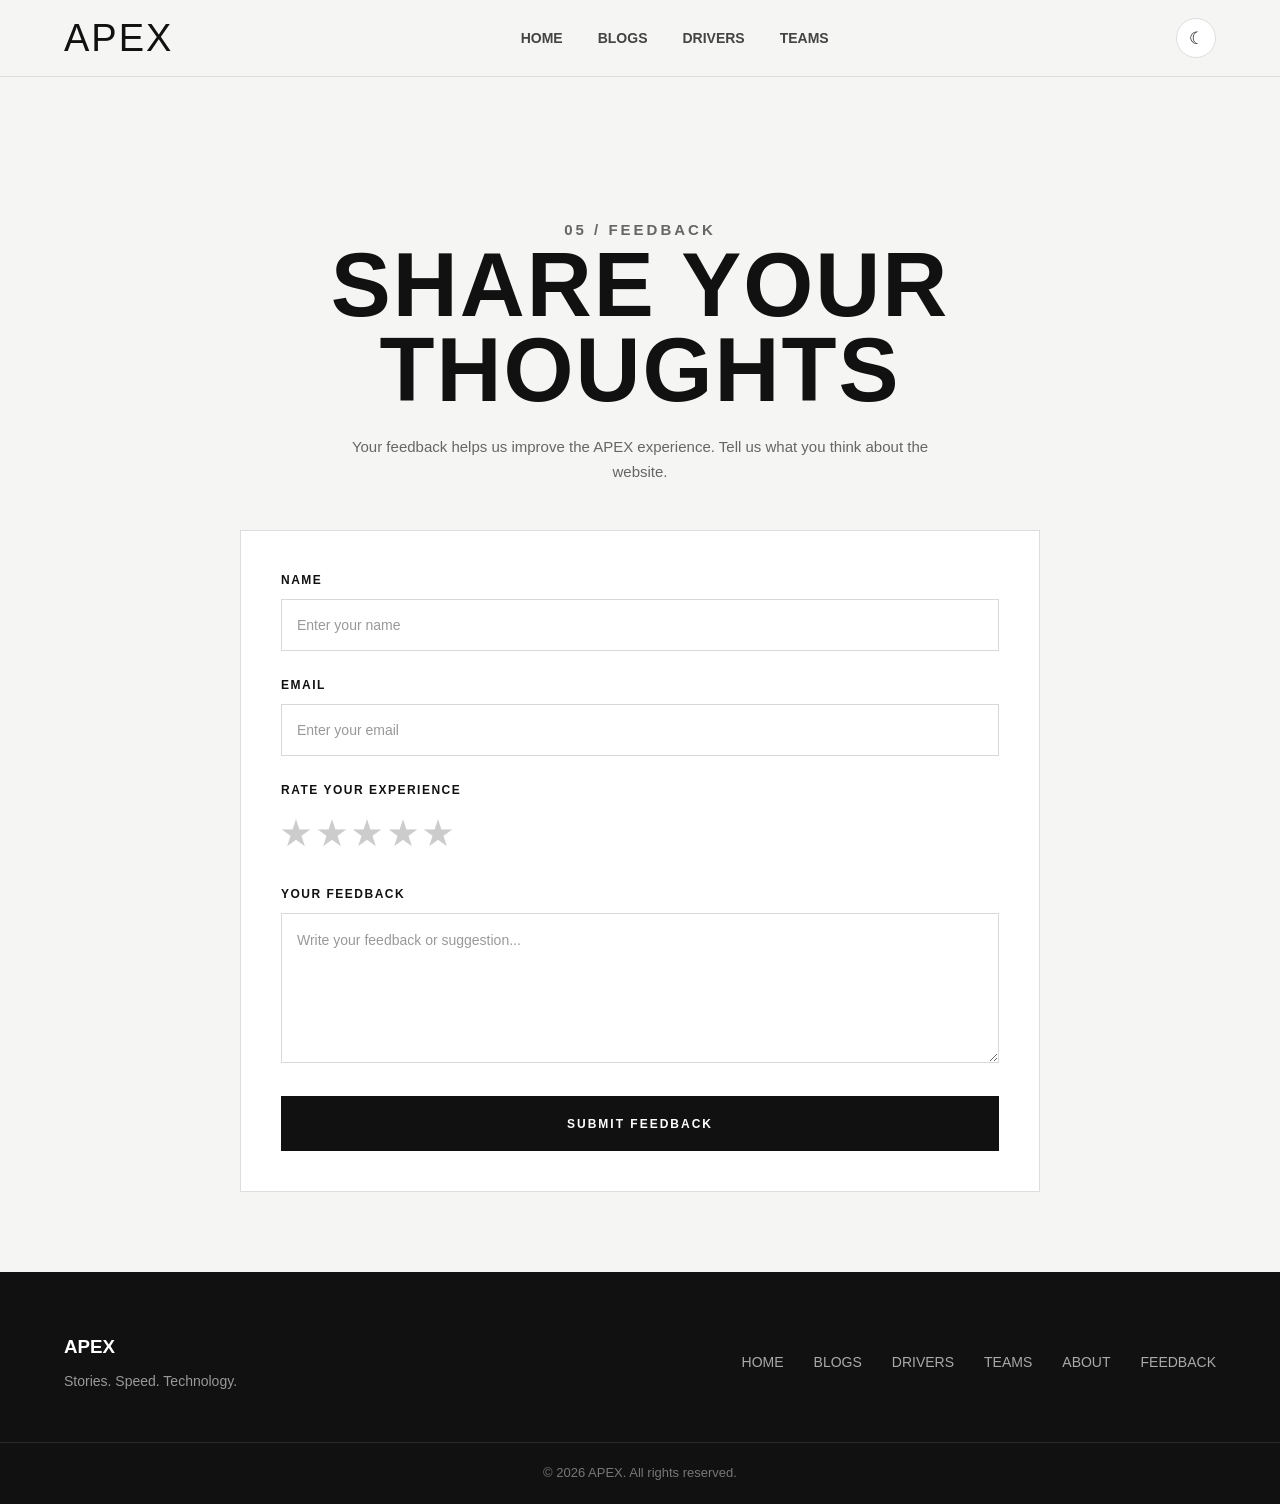
<file: feedback.html>
<!DOCTYPE html>
<html lang="en">

<head>

    <meta charset="UTF-8">

    <meta name="viewport" content="width=device-width, initial-scale=1.0">

    <title>Feedback | APEX</title>

    <link rel="stylesheet" href="css/style.css">

    <style>

        /* ==================================================
           APEX - FEEDBACK PAGE
        ================================================== */

        .feedback-page {

            min-height: 100vh;

            background: #f5f5f3;

            padding: 120px 20px 80px;

            box-sizing: border-box;

        }


        .feedback-container {

            width: 100%;

            max-width: 800px;

            margin: 0 auto;

        }


        /* HEADER */

        .feedback-header {

            text-align: center;

            margin-bottom: 45px;

        }


        .feedback-label {

            margin: 0 0 12px;

            color: #e10600;

            font-size: 12px;

            font-weight: 700;

            letter-spacing: 3px;

        }


        .feedback-header h1 {

            margin: 0;

            color: #111111;

            font-family: "Bebas Neue", sans-serif;

            font-size: clamp(55px, 8vw, 90px);

            line-height: 0.95;

            letter-spacing: 2px;

        }


        .feedback-header p {

            max-width: 600px;

            margin: 20px auto 0;

            color: #666666;

            font-size: 15px;

            line-height: 1.7;

        }


        /* FORM */

        .feedback-form {

            background: #ffffff;

            border: 1px solid #dddddd;

            padding: 40px;

            box-sizing: border-box;

        }


        .form-group {

            margin-bottom: 25px;

        }


        .form-group label {

            display: block;

            margin-bottom: 9px;

            color: #111111;

            font-size: 12px;

            font-weight: 700;

            letter-spacing: 1.5px;

        }


        .form-group input,

        .form-group textarea {

            width: 100%;

            padding: 15px;

            border: 1px solid #d8d8d8;

            background: #ffffff;

            color: #111111;

            font-family: "Inter", sans-serif;

            font-size: 14px;

            outline: none;

            box-sizing: border-box;

            transition: 0.25s ease;

        }


        .form-group input {

            height: 52px;

        }


        .form-group textarea {

            min-height: 150px;

            resize: vertical;

            line-height: 1.6;

        }


        .form-group input:focus,

        .form-group textarea:focus {

            border-color: #111111;

        }


        .form-group input::placeholder,

        .form-group textarea::placeholder {

            color: #999999;

        }


        /* ==================================================
           STAR RATING
        ================================================== */

        .rating {

            display: flex;

            flex-direction: row-reverse;

            justify-content: flex-end;

            gap: 5px;

        }


        .rating input {

            display: none;

        }


        .rating label {

            margin: 0;

            color: #cccccc;

            font-size: 32px;

            cursor: pointer;

            transition: 0.2s ease;

        }


        .rating label:hover,

        .rating label:hover ~ label,

        .rating input:checked ~ label {

            color: #e10600;

        }


        /* SUBMIT BUTTON */

        .feedback-submit {

            width: 100%;

            height: 55px;

            border: none;

            background: #111111;

            color: #ffffff;

            font-size: 12px;

            font-weight: 700;

            letter-spacing: 2px;

            cursor: pointer;

            transition: 0.3s ease;

        }


        .feedback-submit:hover {

            background: #e10600;

        }


        /* SUCCESS MESSAGE */

        .feedback-success {

            display: none;

            margin-top: 20px;

            padding: 18px;

            background: #eeeeee;

            border-left: 4px solid #e10600;

            color: #222222;

            font-size: 14px;

            line-height: 1.6;

        }


        .feedback-success.show {

            display: block;

        }


        /* ==================================================
           DARK MODE
        ================================================== */

        body.dark-mode .feedback-page {

            background: #101010;

        }


        body.dark-mode .feedback-header h1 {

            color: #ffffff;

        }


        body.dark-mode .feedback-header p {

            color: #aaaaaa;

        }


        body.dark-mode .feedback-form {

            background: #181818;

            border-color: #353535;

        }


        body.dark-mode .form-group label {

            color: #f1f1f1;

        }


        body.dark-mode .form-group input,

        body.dark-mode .form-group textarea {

            background: #202020;

            border-color: #353535;

            color: #ffffff;

        }


        body.dark-mode .form-group input:focus,

        body.dark-mode .form-group textarea:focus {

            border-color: #ffffff;

        }


        body.dark-mode .rating label {

            color: #555555;

        }


        body.dark-mode .rating label:hover,

        body.dark-mode .rating label:hover ~ label,

        body.dark-mode .rating input:checked ~ label {

            color: #e10600;

        }


        body.dark-mode .feedback-submit {

            background: #f1f1f1;

            color: #111111;

        }


        body.dark-mode .feedback-submit:hover {

            background: #e10600;

            color: #ffffff;

        }


        body.dark-mode .feedback-success {

            background: #222222;

            color: #eeeeee;

        }


        /* ==================================================
           MOBILE
        ================================================== */

        @media (max-width: 600px) {

            .feedback-page {

                padding: 100px 15px 60px;

            }


            .feedback-header h1 {

                font-size: 58px;

            }


            .feedback-header p {

                font-size: 14px;

            }


            .feedback-form {

                padding: 25px 20px;

            }


            .rating label {

                font-size: 28px;

            }

        }

    </style>

</head>


<body>


    <!-- ==================================================
         NAVBAR
    ================================================== -->

    <header class="navbar">

        <div class="nav-container">

            <a href="index.html" class="logo">
                APEX
            </a>


            <nav class="nav-menu" id="navMenu">

                <a href="index.html" class="nav-link">
                    HOME
                </a>

                <a href="blogs.html" class="nav-link">
                    BLOGS
                </a>

                <a href="drivers.html" class="nav-link">
                    DRIVERS
                </a>

                <a href="teams.html" class="nav-link">
                    TEAMS
                </a>

            </nav>


            <div class="nav-actions">

                <button
                    id="themeToggle"
                    class="icon-button"
                    aria-label="Switch to dark mode">
                    ☾
                </button>


                <button
                    id="menuButton"
                    class="menu-button"
                    aria-label="Open navigation menu">
                    ☰
                </button>

            </div>

        </div>

    </header>


    <!-- ==================================================
         FEEDBACK
    ================================================== -->

    <main class="feedback-page">

        <div class="feedback-container">


            <div class="feedback-header">

                <p class="feedback-label">
                    05 / FEEDBACK
                </p>

                <h1>
                    SHARE YOUR THOUGHTS
                </h1>

                <p>
                    Your feedback helps us improve the APEX experience.
                    Tell us what you think about the website.
                </p>

            </div>


            <form
                class="feedback-form"
                id="feedbackForm">


                <!-- NAME -->

                <div class="form-group">

                    <label for="name">
                        NAME
                    </label>

                    <input
                        type="text"
                        id="name"
                        placeholder="Enter your name"
                        required>

                </div>


                <!-- EMAIL -->

                <div class="form-group">

                    <label for="email">
                        EMAIL
                    </label>

                    <input
                        type="email"
                        id="email"
                        placeholder="Enter your email"
                        required>

                </div>


                <!-- RATING -->

                <div class="form-group">

                    <label>
                        RATE YOUR EXPERIENCE
                    </label>


                    <div class="rating">

                        <input
                            type="radio"
                            id="star5"
                            name="rating"
                            value="5"
                            required>

                        <label for="star5">★</label>


                        <input
                            type="radio"
                            id="star4"
                            name="rating"
                            value="4">

                        <label for="star4">★</label>


                        <input
                            type="radio"
                            id="star3"
                            name="rating"
                            value="3">

                        <label for="star3">★</label>


                        <input
                            type="radio"
                            id="star2"
                            name="rating"
                            value="2">

                        <label for="star2">★</label>


                        <input
                            type="radio"
                            id="star1"
                            name="rating"
                            value="1">

                        <label for="star1">★</label>

                    </div>

                </div>


                <!-- MESSAGE -->

                <div class="form-group">

                    <label for="message">
                        YOUR FEEDBACK
                    </label>

                    <textarea
                        id="message"
                        placeholder="Write your feedback or suggestion..."
                        required></textarea>

                </div>


                <!-- SUBMIT -->

                <button
                    type="submit"
                    class="feedback-submit">

                    SUBMIT FEEDBACK

                </button>


                <!-- SUCCESS -->

                <div
                    class="feedback-success"
                    id="feedbackSuccess">

                    ✓ Thank you for your feedback!
                    Your response has been submitted successfully.

                </div>


            </form>

        </div>

    </main>


    <!-- ==================================================
         FOOTER
    ================================================== -->

    <footer class="footer">

        <div class="footer-container">

            <div class="footer-brand">

                <h3>APEX</h3>

                <p>
                    Stories. Speed. Technology.
                </p>

            </div>


            <div class="footer-links">

                <a href="index.html">
                    HOME
                </a>

                <a href="blogs.html">
                    BLOGS
                </a>

                <a href="drivers.html">
                    DRIVERS
                </a>

                <a href="teams.html">
                    TEAMS
                </a>

                <a href="index.html#about">
                    ABOUT
                </a>

                <a href="feedback.html">
                    FEEDBACK
                </a>

            </div>

        </div>


        <div class="footer-bottom">

            <p>
                © 2026 APEX. All rights reserved.
            </p>

        </div>

    </footer>


    <!-- ==================================================
         JAVASCRIPT
    ================================================== -->

    <script src="js/main.js"></script>


    <script>

    const feedbackForm =
        document.getElementById("feedbackForm");

    const feedbackSuccess =
        document.getElementById("feedbackSuccess");


    feedbackForm.addEventListener("submit", function(event) {

        event.preventDefault();


        /* Get form values */

        const name =
            document.getElementById("name").value.trim();

        const email =
            document.getElementById("email").value.trim();

        const message =
            document.getElementById("message").value.trim();


        const selectedRating =
            document.querySelector(
                'input[name="rating"]:checked'
            );


        const rating =
            selectedRating ? selectedRating.value : "";


        /* Create feedback object */

        const feedback = {

            name: name,

            email: email,

            rating: rating,

            message: message,

            date: new Date().toLocaleString()

        };


        /* Get existing feedback */

        let feedbackList =
            JSON.parse(
                localStorage.getItem("apexFeedback")
            ) || [];


        /* Add new feedback */

        feedbackList.push(feedback);


        /* Save updated feedback */

        localStorage.setItem(
            "apexFeedback",
            JSON.stringify(feedbackList)
        );


        /* Show success message */

        feedbackSuccess.classList.add("show");


        /* Clear form */

        feedbackForm.reset();


        /* Hide message after 5 seconds */

        setTimeout(function() {

            feedbackSuccess.classList.remove("show");

        }, 5000);

    });

</script>


</body>

</html>
</file>
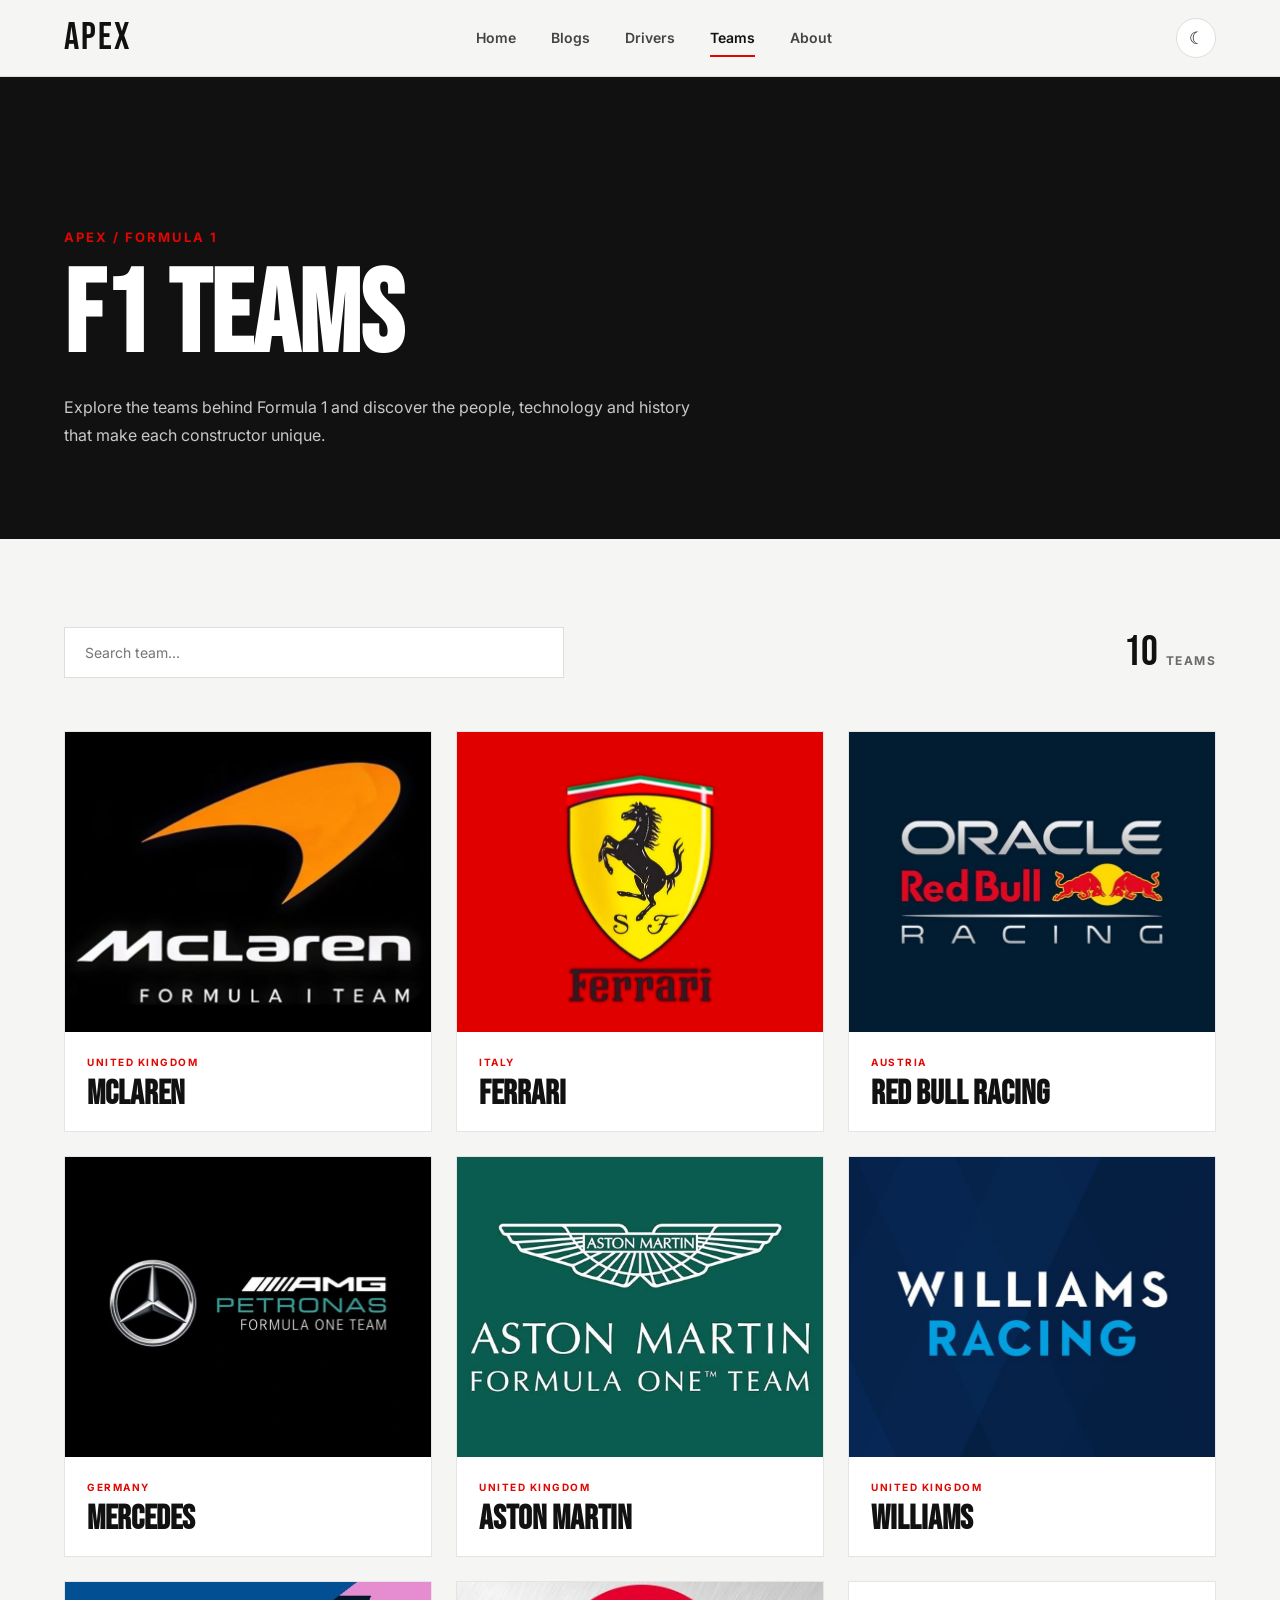
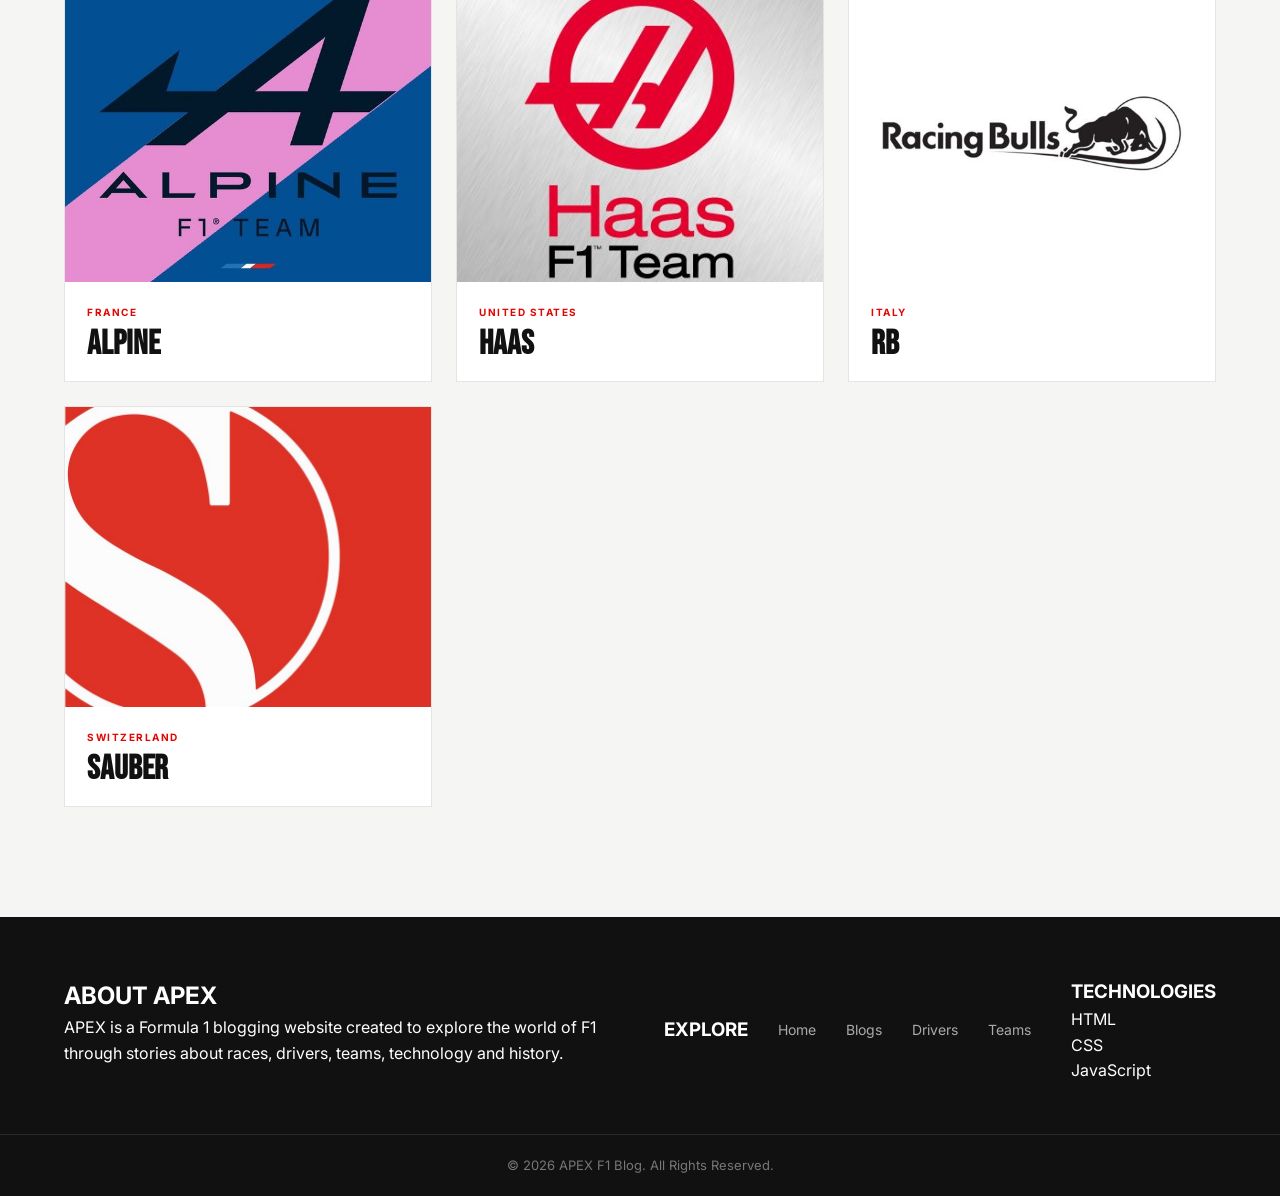
<file: teams.html>
<!DOCTYPE html>
<html lang="en">

<head>

    <meta charset="UTF-8">

    <meta name="viewport" content="width=device-width, initial-scale=1.0">

    <title>APEX | F1 Teams</title>


    <!-- Google Fonts -->

    <link rel="preconnect" href="https://fonts.googleapis.com">

    <link rel="preconnect" href="https://fonts.gstatic.com" crossorigin>

    <link
        href="https://fonts.googleapis.com/css2?family=Bebas+Neue&family=Inter:wght@400;500;600;700&display=swap"
        rel="stylesheet"
    >


    <!-- Main CSS -->

    <link
        rel="stylesheet"
        href="css/style.css"
    >


    <!-- Teams CSS -->

    <link
        rel="stylesheet"
        href="css/teams.css"
    >

</head>


<body>


    <!-- ==================================================
         NAVBAR
    ================================================== -->

    <header class="navbar">

        <div class="nav-container">


            <!-- LOGO -->

            <a
                href="index.html"
                class="logo"
            >
                APEX
            </a>


            <!-- NAVIGATION -->

            <nav
                class="nav-menu"
                id="navMenu"
            >

                <a
                    href="index.html"
                    class="nav-link"
                >
                    Home
                </a>


                <a
                    href="blogs.html"
                    class="nav-link"
                >
                    Blogs
                </a>


                <a
                    href="drivers.html"
                    class="nav-link"
                >
                    Drivers
                </a>


                <a
                    href="teams.html"
                    class="nav-link active"
                >
                    Teams
                </a>


                <a
                    href="#about"
                    class="nav-link"
                >
                    About
                </a>

            </nav>


            <!-- NAVIGATION ACTIONS -->

            <div class="nav-actions">

                <button
                    class="icon-button"
                    id="themeToggle"
                    aria-label="Toggle dark mode"
                >
                    ☾
                </button>


                <button
                    class="menu-button"
                    id="menuButton"
                    aria-label="Open menu"
                >
                    ☰
                </button>

            </div>

        </div>

    </header>



    <!-- ==================================================
         MAIN
    ================================================== -->

    <main>


        <!-- ==================================================
             TEAMS HERO
        ================================================== -->

        <section class="teams-hero">

            <div class="teams-hero-content">

                <p class="section-number">
                    APEX / FORMULA 1
                </p>


                <h1>
                    F1 TEAMS
                </h1>


                <p>
                    Explore the teams behind Formula 1 and
                    discover the people, technology and history
                    that make each constructor unique.
                </p>

            </div>

        </section>



        <!-- ==================================================
             TEAMS SECTION
        ================================================== -->

        <section class="teams-content">

            <div class="teams-container">


                <!-- SEARCH CONTROLS -->

                <div class="team-controls">

                    <div class="team-search">

                        <input
                            type="text"
                            id="teamSearch"
                            placeholder="Search team..."
                            autocomplete="off"
                        >

                    </div>


                    <div class="team-result-info">

                        <span id="teamCount">
                            10
                        </span>

                        <span>
                            TEAMS
                        </span>

                    </div>

                </div>



                <!-- ==================================================
                     TEAM GRID
                ================================================== -->

                <div
                    class="teams-grid"
                    id="teamsGrid"
                >


                    <!-- ==================================================
                         MCLAREN
                    ================================================== -->

                    <article
                        class="team-card"
                        data-name="McLaren"
                    >

                        <div class="team-image">

                            <img
                                src="assets/images/teams/mclaren.jpg"
                                alt="McLaren Formula 1 Team"
                            >

                        </div>


                        <div class="team-info">

                            <p>
                                UNITED KINGDOM
                            </p>


                            <h2>
                                McLaren
                            </h2>

                        </div>


                        <div class="team-details">

                            <div class="detail-row">

                                <span>
                                    FOUNDED
                                </span>

                                <strong>
                                    1963
                                </strong>

                            </div>


                            <div class="detail-row">

                                <span>
                                    DRIVERS
                                </span>

                                <strong>
                                    Norris / Piastri
                                </strong>

                            </div>


                            <p class="team-description">

                                McLaren is one of Formula 1's historic
                                teams, combining racing heritage with
                                modern engineering and technology.

                            </p>

                        </div>

                    </article>



                    <!-- ==================================================
                         FERRARI
                    ================================================== -->

                    <article
                        class="team-card"
                        data-name="Ferrari"
                    >

                        <div class="team-image">

                            <img
                                src="assets/images/teams/ferrari.jpg"
                                alt="Ferrari Formula 1 Team"
                            >

                        </div>


                        <div class="team-info">

                            <p>
                                ITALY
                            </p>


                            <h2>
                                Ferrari
                            </h2>

                        </div>


                        <div class="team-details">

                            <div class="detail-row">

                                <span>
                                    FOUNDED
                                </span>

                                <strong>
                                    1929
                                </strong>

                            </div>


                            <div class="detail-row">

                                <span>
                                    DRIVERS
                                </span>

                                <strong>
                                    Leclerc / Hamilton
                                </strong>

                            </div>


                            <p class="team-description">

                                Ferrari is one of the most iconic names
                                in motorsport, with a long Formula 1
                                history and a strong racing identity.

                            </p>

                        </div>

                    </article>



                    <!-- ==================================================
                         RED BULL RACING
                    ================================================== -->

                    <article
                        class="team-card"
                        data-name="Red Bull Racing"
                    >

                        <div class="team-image">

                            <img
                                src="assets/images/teams/red-bull.jpg"
                                alt="Red Bull Racing Formula 1 Team"
                            >

                        </div>


                        <div class="team-info">

                            <p>
                                AUSTRIA
                            </p>


                            <h2>
                                Red Bull Racing
                            </h2>

                        </div>


                        <div class="team-details">

                            <div class="detail-row">

                                <span>
                                    FOUNDED
                                </span>

                                <strong>
                                    2005
                                </strong>

                            </div>


                            <div class="detail-row">

                                <span>
                                    DRIVER
                                </span>

                                <strong>
                                    Max Verstappen
                                </strong>

                            </div>


                            <p class="team-description">

                                Red Bull Racing is known for its
                                competitive engineering, aerodynamic
                                development and modern F1 success.

                            </p>

                        </div>

                    </article>



                    <!-- ==================================================
                         MERCEDES
                    ================================================== -->

                    <article
                        class="team-card"
                        data-name="Mercedes"
                    >

                        <div class="team-image">

                            <img
                                src="assets/images/teams/mercedes.jpg"
                                alt="Mercedes Formula 1 Team"
                            >

                        </div>


                        <div class="team-info">

                            <p>
                                GERMANY
                            </p>


                            <h2>
                                Mercedes
                            </h2>

                        </div>


                        <div class="team-details">

                            <div class="detail-row">

                                <span>
                                    FOUNDED
                                </span>

                                <strong>
                                    2010
                                </strong>

                            </div>


                            <div class="detail-row">

                                <span>
                                    DRIVERS
                                </span>

                                <strong>
                                    Russell / Antonelli
                                </strong>

                            </div>


                            <p class="team-description">

                                Mercedes has been a major force in
                                Formula 1 and is recognised for its
                                engineering and technical development.

                            </p>

                        </div>

                    </article>



                    <!-- ==================================================
                         ASTON MARTIN
                    ================================================== -->

                    <article
                        class="team-card"
                        data-name="Aston Martin"
                    >

                        <div class="team-image">

                            <img
                                src="assets/images/teams/aston-martin.jpg"
                                alt="Aston Martin Formula 1 Team"
                            >

                        </div>


                        <div class="team-info">

                            <p>
                                UNITED KINGDOM
                            </p>


                            <h2>
                                Aston Martin
                            </h2>

                        </div>


                        <div class="team-details">

                            <div class="detail-row">

                                <span>
                                    FOUNDED
                                </span>

                                <strong>
                                    2021
                                </strong>

                            </div>


                            <div class="detail-row">

                                <span>
                                    DRIVERS
                                </span>

                                <strong>
                                    Alonso / Stroll
                                </strong>

                            </div>


                            <p class="team-description">

                                Aston Martin is a modern Formula 1
                                constructor focused on performance,
                                technology and long-term development.

                            </p>

                        </div>

                    </article>



                    <!-- ==================================================
                         WILLIAMS
                    ================================================== -->

                    <article
                        class="team-card"
                        data-name="Williams"
                    >

                        <div class="team-image">

                            <img
                                src="assets/images/teams/williams.jpg"
                                alt="Williams Formula 1 Team"
                            >

                        </div>


                        <div class="team-info">

                            <p>
                                UNITED KINGDOM
                            </p>


                            <h2>
                                Williams
                            </h2>

                        </div>


                        <div class="team-details">

                            <div class="detail-row">

                                <span>
                                    FOUNDED
                                </span>

                                <strong>
                                    1977
                                </strong>

                            </div>


                            <div class="detail-row">

                                <span>
                                    DRIVERS
                                </span>

                                <strong>
                                    Sainz / Albon
                                </strong>

                            </div>


                            <p class="team-description">

                                Williams is a historic British Formula 1
                                team with a strong racing heritage and
                                a long-standing presence in the sport.

                            </p>

                        </div>

                    </article>



                    <!-- ==================================================
                         ALPINE
                    ================================================== -->

                    <article
                        class="team-card"
                        data-name="Alpine"
                    >

                        <div class="team-image">

                            <img
                                src="assets/images/teams/alpine.jpg"
                                alt="Alpine Formula 1 Team"
                            >

                        </div>


                        <div class="team-info">

                            <p>
                                FRANCE
                            </p>


                            <h2>
                                Alpine
                            </h2>

                        </div>


                        <div class="team-details">

                            <div class="detail-row">

                                <span>
                                    FOUNDED
                                </span>

                                <strong>
                                    2021
                                </strong>

                            </div>


                            <div class="detail-row">

                                <span>
                                    DRIVERS
                                </span>

                                <strong>
                                    Gasly / Colapinto
                                </strong>

                            </div>


                            <p class="team-description">

                                Alpine represents French motorsport in
                                Formula 1 and combines racing heritage
                                with modern engineering.

                            </p>

                        </div>

                    </article>



                    <!-- ==================================================
                         HAAS
                    ================================================== -->

                    <article
                        class="team-card"
                        data-name="Haas"
                    >

                        <div class="team-image">

                            <img
                                src="assets/images/teams/haas.jpg"
                                alt="Haas Formula 1 Team"
                            >

                        </div>


                        <div class="team-info">

                            <p>
                                UNITED STATES
                            </p>


                            <h2>
                                Haas
                            </h2>

                        </div>


                        <div class="team-details">

                            <div class="detail-row">

                                <span>
                                    FOUNDED
                                </span>

                                <strong>
                                    2014
                                </strong>

                            </div>


                            <div class="detail-row">

                                <span>
                                    TEAM
                                </span>

                                <strong>
                                    Haas F1 Team
                                </strong>

                            </div>


                            <p class="team-description">

                                Haas is an American Formula 1 team that
                                entered the championship in 2016 and
                                competes with a strong engineering focus.

                            </p>

                        </div>

                    </article>



                    <!-- ==================================================
                         RB
                    ================================================== -->

                    <article
                        class="team-card"
                        data-name="RB"
                    >

                        <div class="team-image">

                            <img
                                src="assets/images/teams/rb.jpg"
                                alt="RB Formula 1 Team"
                            >

                        </div>


                        <div class="team-info">

                            <p>
                                ITALY
                            </p>


                            <h2>
                                RB
                            </h2>

                        </div>


                        <div class="team-details">

                            <div class="detail-row">

                                <span>
                                    BASE
                                </span>

                                <strong>
                                    Faenza
                                </strong>

                            </div>


                            <div class="detail-row">

                                <span>
                                    CATEGORY
                                </span>

                                <strong>
                                    Formula 1
                                </strong>

                            </div>


                            <p class="team-description">

                                RB has been part of the Red Bull family
                                and has served as an important platform
                                for developing Formula 1 talent.

                            </p>

                        </div>

                    </article>



                    <!-- ==================================================
                         SAUBER
                    ================================================== -->

                    <article
                        class="team-card"
                        data-name="Sauber"
                    >

                        <div class="team-image">

                            <img
                                src="assets/images/teams/sauber.jpg"
                                alt="Sauber Formula 1 Team"
                            >

                        </div>


                        <div class="team-info">

                            <p>
                                SWITZERLAND
                            </p>


                            <h2>
                                Sauber
                            </h2>

                        </div>


                        <div class="team-details">

                            <div class="detail-row">

                                <span>
                                    FOUNDED
                                </span>

                                <strong>
                                    1970
                                </strong>

                            </div>


                            <div class="detail-row">

                                <span>
                                    BASE
                                </span>

                                <strong>
                                    Hinwil
                                </strong>

                            </div>


                            <p class="team-description">

                                Sauber has a long history in motorsport
                                and Formula 1, with its Swiss engineering
                                base playing an important role in the team.

                            </p>

                        </div>

                    </article>


                </div>



                <!-- NO RESULTS -->

                <div
                    class="team-no-results"
                    id="teamNoResults"
                >

                    <h2>
                        NO TEAM FOUND
                    </h2>


                    <p>
                        Try searching for another Formula 1 team.
                    </p>

                </div>


            </div>

        </section>

    </main>



    <!-- ==================================================
         FOOTER
    ================================================== -->

    <footer class="footer">

        <div class="footer-container">


            <!-- ABOUT -->

            <div
                class="footer-about"
                id="about"
            >

                <h2>
                    ABOUT APEX
                </h2>


                <p>
                    APEX is a Formula 1 blogging website created
                    to explore the world of F1 through stories about
                    races, drivers, teams, technology and history.
                </p>

            </div>



            <!-- LINKS -->

            <div class="footer-links">

                <h3>
                    EXPLORE
                </h3>


                <a href="index.html">
                    Home
                </a>


                <a href="blogs.html">
                    Blogs
                </a>


                <a href="drivers.html">
                    Drivers
                </a>


                <a href="teams.html">
                    Teams
                </a>

            </div>



            <!-- TECHNOLOGIES -->

            <div class="footer-tech">

                <h3>
                    TECHNOLOGIES
                </h3>


                <p>
                    HTML
                </p>


                <p>
                    CSS
                </p>


                <p>
                    JavaScript
                </p>

            </div>

        </div>



        <div class="footer-bottom">

            <p>
                © 2026 APEX F1 Blog. All Rights Reserved.
            </p>

        </div>

    </footer>



    <!-- JAVASCRIPT -->

    <script src="js/main.js"></script>

    <script src="js/teams.js"></script>


</body>

</html>
</file>
<file: css/style.css>
/* ==================================================
   APEX - FORMULA 1 BLOG
   MAIN STYLESHEET
================================================== */


/* ==================================================
   ROOT VARIABLES
================================================== */

:root {

    --black: #111111;

    --white: #ffffff;

    --background: #f5f5f3;

    --grey: #6b6b6b;

    --light-grey: #dddddd;

    --red: #e10600;

}


/* ==================================================
   RESET
================================================== */

* {

    margin: 0;

    padding: 0;

    box-sizing: border-box;

}


html {

    scroll-behavior: smooth;

}


body {

    font-family: "Inter", sans-serif;

    background-color: var(--background);

    color: var(--black);

    line-height: 1.6;

}


/* ==================================================
   GENERAL
================================================== */

a {

    text-decoration: none;

    color: inherit;

}


button {

    font-family: inherit;

    cursor: pointer;

}


img {

    display: block;

}


.container {

    width: min(1200px, 90%);

    margin: auto;

}


/* ==================================================
   NAVBAR
================================================== */

.navbar {

    position: sticky;

    top: 0;

    z-index: 1000;

    background-color: rgba(245, 245, 243, 0.95);

    border-bottom: 1px solid var(--light-grey);

    backdrop-filter: blur(10px);

}


.nav-container {

    width: min(1200px, 90%);

    height: 76px;

    margin: auto;

    display: flex;

    align-items: center;

    justify-content: space-between;

}


/* ==================================================
   LOGO
================================================== */

.logo {

    font-family: "Bebas Neue", sans-serif;

    font-size: 38px;

    letter-spacing: 2px;

    color: var(--black);

    transition: 0.3s ease;

}


.logo:hover {

    color: var(--red);

}


/* ==================================================
   NAVIGATION
================================================== */

.nav-menu {

    display: flex;

    align-items: center;

    gap: 35px;

}


.nav-link {

    position: relative;

    font-size: 14px;

    font-weight: 600;

    color: #444444;

    transition: 0.3s ease;

}


.nav-link:hover {

    color: var(--black);

}


.nav-link.active {

    color: var(--black);

}


.nav-link.active::after {

    content: "";

    position: absolute;

    left: 0;

    bottom: -8px;

    width: 100%;

    height: 2px;

    background-color: var(--red);

}


/* ==================================================
   NAVIGATION ACTIONS
================================================== */

.nav-actions {

    display: flex;

    align-items: center;

    gap: 10px;

}


.icon-button,
.menu-button {

    width: 40px;

    height: 40px;

    border: 1px solid var(--light-grey);

    background-color: var(--white);

    color: var(--black);

    border-radius: 50%;

    font-size: 17px;

    transition: 0.3s ease;

}


.icon-button:hover,
.menu-button:hover {

    background-color: var(--black);

    color: var(--white);

    border-color: var(--black);

}


.menu-button {

    display: none;

}


/* ==================================================
   HERO SECTION
================================================== */

.hero {

    position: relative;

    min-height: 720px;

    display: flex;

    align-items: center;

    overflow: hidden;

    background-image: url("../assets/images/hero/hero-f1.jpg");

    background-size: cover;

    background-position: center;

}


.hero-overlay {

    position: absolute;

    inset: 0;

    background:
        linear-gradient(
            90deg,
            rgba(0, 0, 0, 0.90) 0%,
            rgba(0, 0, 0, 0.62) 45%,
            rgba(0, 0, 0, 0.15) 100%
        );

}


.hero-content {

    position: relative;

    z-index: 2;

    width: min(1200px, 90%);

    margin: auto;

    color: var(--white);

}


.hero-label {

    color: #ff3b35;

    font-size: 13px;

    font-weight: 700;

    letter-spacing: 3px;

    margin-bottom: 20px;

}


.hero h1 {

    max-width: 850px;

    font-family: "Bebas Neue", sans-serif;

    font-size: clamp(70px, 10vw, 145px);

    line-height: 0.88;

    letter-spacing: 2px;

}


.hero-description {

    max-width: 480px;

    margin-top: 30px;

    color: #d5d5d5;

    font-size: 16px;

    line-height: 1.7;

}


/* ==================================================
   PRIMARY BUTTON
================================================== */

.primary-button {

    display: inline-flex;

    align-items: center;

    gap: 30px;

    margin-top: 35px;

    padding: 15px 22px;

    background-color: var(--white);

    color: var(--black);

    font-size: 13px;

    font-weight: 700;

    transition: 0.3s ease;

}


.primary-button span {

    font-size: 20px;

    transition: 0.3s ease;

}


.primary-button:hover {

    background-color: var(--red);

    color: var(--white);

}


.primary-button:hover span {

    transform: translateX(5px);

}


/* ==================================================
   HERO SCROLL
================================================== */

.hero-scroll {

    position: absolute;

    z-index: 2;

    right: 5%;

    bottom: 35px;

    color: #aaaaaa;

    font-size: 10px;

    letter-spacing: 2px;

    display: flex;

    align-items: center;

    gap: 12px;

}


.hero-scroll span:last-child {

    color: var(--white);

    font-size: 18px;

}


/* ==================================================
   COMMON SECTION
================================================== */

.section-container {

    width: min(1200px, 90%);

    margin: auto;

}


.section-heading {

    margin-bottom: 45px;

}


.section-number {

    color: var(--red);

    font-size: 12px;

    font-weight: 700;

    letter-spacing: 2px;

    margin-bottom: 8px;

}


.section-heading h2,
.latest-header h2 {

    font-family: "Bebas Neue", sans-serif;

    font-size: clamp(45px, 6vw, 75px);

    line-height: 1;

    letter-spacing: 1px;

}


/* ==================================================
   FEATURED SECTION
================================================== */

.featured-section {

    padding: 110px 0;

    background-color: var(--background);

}


/* ==================================================
   FEATURED BLOG
================================================== */

.featured-blog {

    display: grid;

    grid-template-columns: 1.4fr 1fr;

    min-height: 500px;

    background-color: var(--white);

}


.featured-image {

    overflow: hidden;

}


.featured-image img {

    width: 100%;

    height: 100%;

    object-fit: cover;

    transition: transform 0.6s ease;

}


.featured-blog:hover .featured-image img {

    transform: scale(1.04);

}


.featured-content {

    display: flex;

    flex-direction: column;

    justify-content: center;

    padding: 60px;

}


.blog-category {

    color: var(--red);

    font-size: 11px;

    font-weight: 700;

    letter-spacing: 2px;

    margin-bottom: 15px;

}


.featured-content h3 {

    font-family: "Bebas Neue", sans-serif;

    font-size: clamp(42px, 5vw, 65px);

    line-height: 0.95;

}


.featured-description {

    margin-top: 25px;

    color: var(--grey);

    font-size: 14px;

    line-height: 1.8;

}


.blog-meta {

    display: flex;

    gap: 12px;

    margin-top: 25px;

    color: #999999;

    font-size: 10px;

    font-weight: 600;

    letter-spacing: 1px;

}


.text-button {

    width: fit-content;

    margin-top: 35px;

    padding-bottom: 5px;

    border-bottom: 1px solid var(--black);

    font-size: 13px;

    font-weight: 700;

    transition: 0.3s ease;

}


.text-button:hover {

    color: var(--red);

    border-color: var(--red);

}


/* ==================================================
   LATEST BLOGS
================================================== */

.latest-section {

    padding: 110px 0;

    background-color: var(--white);

}


.latest-header {

    display: flex;

    justify-content: space-between;

    align-items: end;

    margin-bottom: 45px;

}


.view-all {

    color: var(--black);

    font-size: 13px;

    font-weight: 700;

    border-bottom: 1px solid var(--black);

    padding-bottom: 5px;

}


/* ==================================================
   BLOG GRID
================================================== */

.blog-grid {

    display: grid;

    grid-template-columns: repeat(4, 1fr);

    gap: 20px;

}


.blog-card {

    background-color: var(--background);

    transition:
        transform 0.3s ease,
        box-shadow 0.3s ease;

}


.blog-card:hover {

    transform: translateY(-6px);

    box-shadow: 0 15px 40px rgba(0, 0, 0, 0.08);

}


.blog-image {

    position: relative;

    height: 230px;

    overflow: hidden;

}


.blog-image img {

    width: 100%;

    height: 100%;

    object-fit: cover;

    transition: transform 0.5s ease;

}


.blog-card:hover .blog-image img {

    transform: scale(1.06);

}


.blog-tag {

    position: absolute;

    top: 15px;

    left: 15px;

    padding: 6px 10px;

    background-color: var(--red);

    color: var(--white);

    font-size: 9px;

    font-weight: 700;

    letter-spacing: 1px;

}


.blog-card-content {

    padding: 25px;

}


.blog-card-content h3 {

    font-size: 20px;

    line-height: 1.2;

    margin-bottom: 15px;

}


.blog-card-content > p:not(.blog-category) {

    color: var(--grey);

    font-size: 13px;

    line-height: 1.6;

}


.card-footer {

    display: flex;

    justify-content: space-between;

    align-items: center;

    margin-top: 25px;

    padding-top: 15px;

    border-top: 1px solid var(--light-grey);

    color: #888888;

    font-size: 10px;

    font-weight: 700;

    letter-spacing: 1px;

}


/* ==================================================
   EXPLORE SECTION
================================================== */

.explore-section {

    padding: 110px 0;

    background-color: var(--black);

    color: var(--white);

}


.light-heading .section-number {

    color: #ff3b35;

}


.light-heading h2 {

    color: var(--white);

}


.explore-grid {

    display: grid;

    grid-template-columns: repeat(4, 1fr);

    border-top: 1px solid #333333;

    border-left: 1px solid #333333;

}


.explore-card {

    position: relative;

    min-height: 280px;

    padding: 35px;

    border-right: 1px solid #333333;

    border-bottom: 1px solid #333333;

    transition: 0.3s ease;

}


.explore-card:hover {

    background-color: #1b1b1b;

}


.explore-card > span {

    color: #666666;

    font-size: 12px;

}


.explore-card h3 {

    margin-top: 80px;

    font-family: "Bebas Neue", sans-serif;

    font-size: 40px;

    letter-spacing: 1px;

}


.explore-card p {

    margin-top: 8px;

    max-width: 180px;

    color: #888888;

    font-size: 12px;

}


.explore-card strong {

    position: absolute;

    right: 30px;

    bottom: 30px;

    color: var(--red);

    font-size: 25px;

}


/* ==================================================
   FOOTER
================================================== */

.footer {

    background-color: var(--black);

    color: var(--white);

    padding-top: 60px;

}


.footer-container {

    width: min(1200px, 90%);

    margin: auto;

    display: flex;

    justify-content: space-between;

    gap: 40px;

    padding-bottom: 50px;

}


.footer-brand h2 {

    font-family: "Bebas Neue", sans-serif;

    font-size: 40px;

    letter-spacing: 2px;

}


.footer-brand p {

    margin-top: 8px;

    color: #999999;

    font-size: 14px;

}


.footer-links {

    display: flex;

    align-items: center;

    gap: 30px;

}


.footer-links a {

    color: #aaaaaa;

    font-size: 14px;

    transition: 0.3s ease;

}


.footer-links a:hover {

    color: var(--white);

}


.footer-bottom {

    border-top: 1px solid #292929;

    text-align: center;

    padding: 20px;

    color: #777777;

    font-size: 13px;

}


/* ==================================================
   MOBILE
================================================== */

@media (max-width: 768px) {


    /* NAVIGATION */

    .nav-menu {

        display: none;

        position: absolute;

        top: 76px;

        left: 0;

        width: 100%;

        padding: 25px;

        background-color: var(--white);

        border-bottom: 1px solid var(--light-grey);

        flex-direction: column;

        gap: 22px;

    }


    .nav-menu.show {

        display: flex;

    }


    .menu-button {

        display: block;

    }


    .nav-link.active::after {

        display: none;

    }


    /* HERO */

    .hero {

        min-height: 650px;

    }


    .hero h1 {

        font-size: 70px;

    }


    .hero-scroll {

        display: none;

    }


    /* SECTIONS */

    .featured-section,
    .latest-section,
    .explore-section {

        padding: 75px 0;

    }


    /* FEATURED */

    .featured-blog {

        grid-template-columns: 1fr;

    }


    .featured-image {

        height: 300px;

    }


    .featured-content {

        padding: 35px;

    }


    /* BLOGS */

    .blog-grid {

        grid-template-columns: 1fr;

    }


    .latest-header {

        align-items: start;

        gap: 20px;

        flex-direction: column;

    }


    /* EXPLORE */

    .explore-grid {

        grid-template-columns: 1fr;

    }


    .explore-card {

        min-height: 220px;

    }


    .explore-card h3 {

        margin-top: 50px;

    }


    /* FOOTER */

    .footer-container {

        flex-direction: column;

    }


    .footer-links {

        flex-wrap: wrap;

        gap: 20px;

    }

}


/* ==================================================
   APEX DARK MODE
   Added only for theme switching.
   Existing layout/design remains unchanged.
================================================== */

body.dark-mode {
    --black: #f1f1f1;
    --white: #181818;
    --background: #101010;
    --grey: #aaaaaa;
    --light-grey: #353535;
    --red: #e10600;
}

/* Page */

body.dark-mode {
    background-color: var(--background);
    color: var(--black);
}

/* Navbar */

body.dark-mode .navbar {
    background-color: rgba(18, 18, 18, 0.96);
    border-bottom-color: var(--light-grey);
}

body.dark-mode .nav-link {
    color: #bdbdbd;
}

body.dark-mode .nav-link:hover,
body.dark-mode .nav-link.active {
    color: #ffffff;
}

body.dark-mode .icon-button,
body.dark-mode .menu-button {
    background-color: #202020;
    color: #ffffff;
    border-color: #3a3a3a;
}

body.dark-mode .icon-button:hover,
body.dark-mode .menu-button:hover {
    background-color: #ffffff;
    color: #111111;
    border-color: #ffffff;
}

/* Normal sections */

body.dark-mode .featured-section {
    background-color: #101010;
}

body.dark-mode .latest-section {
    background-color: #181818;
}

/* Section headings */

body.dark-mode .section-heading h2,
body.dark-mode .latest-header h2 {
    color: #f1f1f1;
}

body.dark-mode .section-number {
    color: #ff3b35;
}

/* Featured story */

body.dark-mode .featured-blog {
    background-color: #1d1d1d;
}

body.dark-mode .featured-content h3 {
    color: #f5f5f5;
}

body.dark-mode .featured-description {
    color: #aaaaaa;
}

body.dark-mode .blog-meta {
    color: #888888;
}

body.dark-mode .text-button {
    color: #f1f1f1;
    border-bottom-color: #f1f1f1;
}

body.dark-mode .text-button:hover {
    color: var(--red);
    border-color: var(--red);
}

/* Latest blog cards */

body.dark-mode .blog-card {
    background-color: #101010;
}

body.dark-mode .blog-card-content h3 {
    color: #f1f1f1;
}

body.dark-mode .blog-card-content > p:not(.blog-category) {
    color: #aaaaaa;
}

body.dark-mode .card-footer {
    border-top-color: #353535;
    color: #888888;
}

body.dark-mode .view-all {
    color: #f1f1f1;
    border-bottom-color: #f1f1f1;
}

body.dark-mode .view-all:hover {
    color: var(--red);
    border-color: var(--red);
}

/* Explore section
   Keep the original black section,
   only improve contrast for dark theme. */

body.dark-mode .explore-section {
    background-color: #080808;
}

body.dark-mode .explore-grid {
    border-top-color: #2d2d2d;
    border-left-color: #2d2d2d;
}

body.dark-mode .explore-card {
    border-right-color: #2d2d2d;
    border-bottom-color: #2d2d2d;
}

body.dark-mode .explore-card:hover {
    background-color: #171717;
}

body.dark-mode .explore-card > span {
    color: #777777;
}

body.dark-mode .explore-card p {
    color: #999999;
}

/* Footer */

body.dark-mode .footer {
    background-color: #080808;
    color: #f1f1f1;
}

body.dark-mode .footer-brand p {
    color: #999999;
}

body.dark-mode .footer-links a {
    color: #aaaaaa;
}

body.dark-mode .footer-links a:hover {
    color: #ffffff;
}

body.dark-mode .footer-bottom {
    border-top-color: #292929;
    color: #777777;
}

/* Mobile menu */

@media (max-width: 768px) {

    body.dark-mode .nav-menu {
        background-color: #181818;
        border-bottom-color: #353535;
    }

}
/* ==================================================
   FIX - DARK MODE HERO TEXT
================================================== */

body.dark-mode .hero-content h1 {
    color: #ffffff !important;
}

body.dark-mode .hero-content p {
    color: #dddddd !important;
}

body.dark-mode .hero-label {
    color: #ff3b35 !important;
}

body.dark-mode .hero-description {
    color: #dddddd !important;
}

body.dark-mode .hero-scroll {
    color: #bbbbbb !important;
}

body.dark-mode .primary-button {
    background-color: #181818 !important;
    color: #ffffff !important;
    border-color: #303030 !important;
}

body.dark-mode .primary-button:hover {
    background-color: #e10600 !important;
    color: #ffffff !important;
    border-color: #e10600 !important;
}
/* ==================================================
   FINAL BLOG PAGE DARK MODE FIX
================================================== */


/* ---------- NAVBAR ---------- */

body.dark-mode .navbar {
    background-color: #151515 !important;
    border-bottom-color: #303030 !important;
}


/* Same navigation as other pages */

body.dark-mode .nav-link {
    font-family: "Inter", sans-serif !important;
    font-size: 14px !important;
    font-weight: 600 !important;
    color: #bdbdbd !important;
}

body.dark-mode .nav-link:hover,
body.dark-mode .nav-link.active {
    color: #ffffff !important;
}


/* ---------- ROUND THEME BUTTON ---------- */

body.dark-mode .icon-button {
    width: 40px !important;
    height: 40px !important;

    min-width: 40px !important;
    min-height: 40px !important;

    padding: 0 !important;
    margin: 0 !important;

    display: flex !important;
    align-items: center !important;
    justify-content: center !important;

    box-sizing: border-box !important;

    background-color: #202020 !important;
    color: #ffffff !important;

    border: 1px solid #3a3a3a !important;
    border-radius: 50% !important;

    font-family: Arial, sans-serif !important;
    font-size: 17px !important;
    line-height: 1 !important;
}

body.dark-mode .icon-button:hover {
    background-color: #e10600 !important;
    border-color: #e10600 !important;
    color: #ffffff !important;
}


/* ---------- BLOG PAGE ---------- */

body.dark-mode:has(#blogSearch) {
    background-color: #101010 !important;
    color: #f2f2f2 !important;
}

body.dark-mode:has(#blogSearch) main {
    background-color: #101010 !important;
}


/* ---------- SEARCH ---------- */

body.dark-mode:has(#blogSearch) #blogSearch {
    background-color: #1b1b1b !important;
    color: #ffffff !important;
    border: 1px solid #353535 !important;
}

body.dark-mode:has(#blogSearch) #blogSearch::placeholder {
    color: #858585 !important;
}


/* ---------- FILTER BUTTONS ---------- */

body.dark-mode:has(#blogSearch) .filter-button {
    background-color: #1b1b1b !important;
    color: #f2f2f2 !important;
    border-color: #353535 !important;
}

body.dark-mode:has(#blogSearch) .filter-button:hover {
    background-color: #292929 !important;
    color: #ffffff !important;
    border-color: #e10600 !important;
}

body.dark-mode:has(#blogSearch) .filter-button.active {
    background-color: #e10600 !important;
    color: #ffffff !important;
    border-color: #e10600 !important;
}


/* ---------- BLOG CARDS ---------- */

body.dark-mode:has(#blogSearch) .full-blog-card {
    background-color: #181818 !important;
    color: #f2f2f2 !important;
    border-color: #303030 !important;
}

body.dark-mode:has(#blogSearch) .full-blog-card h2,
body.dark-mode:has(#blogSearch) .full-blog-card h3,
body.dark-mode:has(#blogSearch) .full-blog-card h4 {
    color: #ffffff !important;
}

body.dark-mode:has(#blogSearch) .full-blog-card p {
    color: #aaaaaa !important;
}

body.dark-mode:has(#blogSearch) .full-blog-card .blog-category {
    color: #e10600 !important;
}


/* ---------- CARD FOOTER ---------- */

body.dark-mode:has(#blogSearch) .full-blog-card .card-footer {
    border-top-color: #303030 !important;
    color: #888888 !important;
}


/* ---------- KEEP READ MORE / ARROW LINK ---------- */

body.dark-mode:has(#blogSearch) .full-blog-card .card-footer a,
body.dark-mode:has(#blogSearch) .blog-card-link {
    color: #ffffff !important;
    text-decoration: none !important;
}

body.dark-mode:has(#blogSearch) .full-blog-card .card-footer a:hover,
body.dark-mode:has(#blogSearch) .blog-card-link:hover {
    color: #e10600 !important;
}


/* ---------- VIEW ALL STAYS ---------- */

body.dark-mode:has(#blogSearch) .view-all {
    color: #ffffff !important;
    border-bottom-color: #ffffff !important;
}

body.dark-mode:has(#blogSearch) .view-all:hover {
    color: #e10600 !important;
    border-bottom-color: #e10600 !important;
}
.feedback-button {
    display: inline-block;
    padding: 12px 20px;
    background: #e10600;
    color: #ffffff !important;
    text-decoration: none;
    font-size: 11px;
    font-weight: 700;
    letter-spacing: 1.5px;
    transition: 0.3s ease;
}

.feedback-button:hover {
    background: #111111;
    color: #ffffff !important;
}
/* ==================================================
   WRITE BLOG
================================================== */

.write-blog-button {
    height: 42px;
    padding: 0 20px;
    border: 1px solid #111111;
    background: #111111;
    color: #ffffff;
    font-family: "Inter", sans-serif;
    font-size: 12px;
    font-weight: 700;
    letter-spacing: 1px;
    cursor: pointer;
    transition: 0.25s ease;
}

.write-blog-button:hover {
    background: #e10600;
    border-color: #e10600;
}


/* ==================================================
   BLOG WRITER
================================================== */

.blog-writer {
    display: none;
    width: 100%;
    margin-bottom: 40px;
    padding: 35px;
    background: #ffffff;
    border: 1px solid #dddddd;
    box-sizing: border-box;
}

.blog-writer.show {
    display: block;
}


.blog-writer-header {
    display: flex;
    align-items: flex-start;
    justify-content: space-between;
    gap: 20px;
    margin-bottom: 30px;
}


.blog-writer-label {
    margin: 0 0 8px;
    color: #e10600;
    font-size: 11px;
    font-weight: 700;
    letter-spacing: 2px;
}


.blog-writer-header h2 {
    margin: 0;
    color: #111111;
    font-family: "Bebas Neue", sans-serif;
    font-size: 42px;
    letter-spacing: 1px;
}


.close-writer {
    width: 38px;
    height: 38px;
    border: 1px solid #dddddd;
    background: #ffffff;
    color: #111111;
    font-size: 24px;
    cursor: pointer;
}


.close-writer:hover {
    background: #111111;
    color: #ffffff;
}


/* ==================================================
   WRITER FORM
================================================== */

.writer-field {
    margin-bottom: 22px;
}


.writer-field label {
    display: block;
    margin-bottom: 8px;
    color: #111111;
    font-size: 11px;
    font-weight: 700;
    letter-spacing: 1.5px;
}


.writer-field input,
.writer-field select,
.writer-field textarea {
    width: 100%;
    border: 1px solid #d8d8d8;
    background: #ffffff;
    color: #111111;
    font-family: "Inter", sans-serif;
    font-size: 14px;
    outline: none;
    box-sizing: border-box;
}


.writer-field input,
.writer-field select {
    height: 52px;
    padding: 0 15px;
}


.writer-field textarea {
    min-height: 130px;
    padding: 15px;
    resize: vertical;
    line-height: 1.6;
}


.writer-field input:focus,
.writer-field select:focus,
.writer-field textarea:focus {
    border-color: #111111;
}


.writer-row {
    display: grid;
    grid-template-columns: 1fr 1fr;
    gap: 20px;
}


.image-note {
    margin: 7px 0 0;
    color: #888888;
    font-size: 12px;
}


.image-preview {
    width: 100%;
    max-width: 500px;
    margin-bottom: 25px;
}


.image-preview img {
    width: 100%;
    max-height: 280px;
    object-fit: cover;
    border: 1px solid #dddddd;
}


.submit-blog-button {
    width: 100%;
    height: 52px;
    border: none;
    background: #111111;
    color: #ffffff;
    font-size: 11px;
    font-weight: 700;
    letter-spacing: 2px;
    cursor: pointer;
    transition: 0.25s ease;
}


.submit-blog-button:hover {
    background: #e10600;
}


.blog-form-message {
    margin: 15px 0 0;
    color: #666666;
    font-size: 13px;
}


.blog-form-message.success {
    color: #16803c;
}


.blog-form-message.error {
    color: #e10600;
}


/* ==================================================
   CUSTOM BLOG MODAL
================================================== */

.custom-blog-modal {
    position: fixed;
    inset: 0;
    z-index: 5000;
    display: flex;
    align-items: center;
    justify-content: center;
    padding: 25px;
    background: rgba(0, 0, 0, 0.75);
}


.custom-blog-modal-box {
    position: relative;
    width: 100%;
    max-width: 850px;
    max-height: 90vh;
    overflow-y: auto;
    padding: 40px;
    background: #ffffff;
    box-sizing: border-box;
}


.custom-blog-close {
    position: absolute;
    top: 18px;
    right: 18px;
    width: 38px;
    height: 38px;
    border: 1px solid #dddddd;
    background: #ffffff;
    color: #111111;
    font-size: 24px;
    cursor: pointer;
}


.custom-blog-modal-box h2 {
    margin: 0 45px 10px 0;
    color: #111111;
    font-family: "Bebas Neue", sans-serif;
    font-size: 50px;
    line-height: 1;
}


.custom-blog-modal-meta {
    margin: 0 0 25px;
    color: #888888;
    font-size: 12px;
}


.custom-blog-modal-box > img {
    width: 100%;
    max-height: 450px;
    object-fit: cover;
    margin-bottom: 25px;
}


.custom-blog-modal-description {
    margin: 0;
    color: #555555;
    font-size: 15px;
    line-height: 1.8;
}


/* ==================================================
   DARK MODE
================================================== */

body.dark-mode .write-blog-button {
    background: #f1f1f1;
    border-color: #f1f1f1;
    color: #111111;
}


body.dark-mode .write-blog-button:hover {
    background: #e10600;
    border-color: #e10600;
    color: #ffffff;
}


body.dark-mode .blog-writer {
    background: #181818;
    border-color: #353535;
}


body.dark-mode .blog-writer-header h2 {
    color: #ffffff;
}


body.dark-mode .writer-field label {
    color: #f1f1f1;
}


body.dark-mode .writer-field input,
body.dark-mode .writer-field select,
body.dark-mode .writer-field textarea {
    background: #202020;
    border-color: #353535;
    color: #ffffff;
}


body.dark-mode .writer-field input:focus,
body.dark-mode .writer-field select:focus,
body.dark-mode .writer-field textarea:focus {
    border-color: #ffffff;
}


body.dark-mode .close-writer {
    background: #202020;
    border-color: #353535;
    color: #ffffff;
}


body.dark-mode .close-writer:hover {
    background: #ffffff;
    color: #111111;
}


body.dark-mode .submit-blog-button {
    background: #f1f1f1;
    color: #111111;
}


body.dark-mode .submit-blog-button:hover {
    background: #e10600;
    color: #ffffff;
}


body.dark-mode .custom-blog-modal-box {
    background: #181818;
}


body.dark-mode .custom-blog-modal-box h2 {
    color: #ffffff;
}


body.dark-mode .custom-blog-modal-description {
    color: #aaaaaa;
}


body.dark-mode .custom-blog-close {
    background: #202020;
    border-color: #353535;
    color: #ffffff;
}


/* ==================================================
   MOBILE
================================================== */

@media (max-width: 700px) {

    .blog-controls {
        align-items: stretch;
    }

    .write-blog-button {
        width: 100%;
    }

    .blog-writer {
        padding: 25px 20px;
    }

    .writer-row {
        grid-template-columns: 1fr;
        gap: 0;
    }

    .blog-writer-header h2 {
        font-size: 36px;
    }

    .custom-blog-modal {
        padding: 15px;
    }

    .custom-blog-modal-box {
        padding: 25px 20px;
    }

    .custom-blog-modal-box h2 {
        font-size: 38px;
    }

}
</file>
<file: css/article.css>
/* ==================================================
   APEX - ARTICLE PAGE
================================================== */


/* ==================================================
   ARTICLE HEADER
================================================== */

.article-header {

    width: 100%;

    background: #111111;

    padding: 110px 20px 70px;

    box-sizing: border-box;

}


.article-container {

    width: 100%;

    max-width: 1100px;

    margin: 0 auto;

    box-sizing: border-box;

}


.back-link {

    display: inline-block;

    margin-bottom: 35px;

    color: #aaaaaa;

    font-size: 12px;

    font-weight: 700;

    letter-spacing: 1.5px;

    text-decoration: none;

    transition: 0.3s ease;

}


.back-link:hover {

    color: #ffffff;

}


.article-category {

    display: block;

    margin-bottom: 15px;

    color: #e10600;

    font-size: 12px;

    font-weight: 700;

    letter-spacing: 3px;

}


.article-header h1 {

    max-width: 950px;

    margin: 0;

    color: #ffffff;

    font-family: "Bebas Neue", sans-serif;

    font-size: clamp(55px, 8vw, 105px);

    line-height: 0.95;

    letter-spacing: 2px;

}


.article-meta {

    display: flex;

    gap: 25px;

    margin-top: 30px;

    color: #aaaaaa;

    font-size: 13px;

}


/* ==================================================
   ARTICLE IMAGE
================================================== */

.article-image-section {

    width: 100%;

    background: #f5f5f3;

    padding: 50px 20px 0;

    box-sizing: border-box;

}


.article-image-section .article-container {

    max-width: 1200px;

}


.article-image-section img {

    display: block;

    width: 100%;

    height: 550px;

    object-fit: cover;

}


/* ==================================================
   ARTICLE CONTENT
================================================== */

.article-content-section {

    width: 100%;

    background: #f5f5f3;

    padding: 70px 20px 100px;

    box-sizing: border-box;

}


.article-layout {

    display: grid;

    grid-template-columns: minmax(0, 1fr) 280px;

    gap: 70px;

    align-items: start;

}


/* ==================================================
   MAIN ARTICLE
================================================== */

.article-content {

    min-width: 0;

}


.article-content p {

    color: #555555;

    font-size: 16px;

    line-height: 1.9;

}


.article-content .article-intro {

    margin-top: 0;

    color: #222222;

    font-size: 20px;

    font-weight: 500;

    line-height: 1.8;

}


.article-content h2 {

    margin: 45px 0 15px;

    color: #111111;

    font-family: "Bebas Neue", sans-serif;

    font-size: 42px;

    letter-spacing: 1px;

}


.article-ending {

    margin-top: 45px;

    padding-top: 25px;

    border-top: 1px solid #dddddd;

}


.article-ending p {

    color: #222222;

    font-weight: 600;

}


/* ==================================================
   SIDEBAR
================================================== */

.article-sidebar {

    position: sticky;

    top: 100px;

}


.sidebar-box {

    padding: 25px;

    background: #ffffff;

    border: 1px solid #dddddd;

}


.sidebar-box span {

    display: block;

    margin-bottom: 15px;

    color: #e10600;

    font-size: 11px;

    font-weight: 700;

    letter-spacing: 2px;

}


.sidebar-box p {

    margin: 0;

    color: #666666;

    font-size: 13px;

    line-height: 1.7;

}


.all-blogs-button {

    display: block;

    margin-top: 15px;

    padding: 16px 20px;

    background: #111111;

    color: #ffffff;

    font-size: 11px;

    font-weight: 700;

    letter-spacing: 1.5px;

    text-align: center;

    text-decoration: none;

    transition: 0.3s ease;

}


.all-blogs-button:hover {

    background: #e10600;

}


/* ==================================================
   DARK MODE
   Only colors are changed.
   Layout and spacing remain unchanged.
================================================== */

body.dark-mode .article-header {

    background: #111111;

}


body.dark-mode .back-link {

    color: #aaaaaa;

}


body.dark-mode .back-link:hover {

    color: #ffffff;

}


body.dark-mode .article-header h1 {

    color: #ffffff;

}


body.dark-mode .article-meta {

    color: #aaaaaa;

}


/* ==================================================
   DARK MODE - IMAGE AREA
================================================== */

body.dark-mode .article-image-section {

    background: #101010;

}


/* ==================================================
   DARK MODE - ARTICLE CONTENT
================================================== */

body.dark-mode .article-content-section {

    background: #101010;

}


body.dark-mode .article-content p {

    color: #b5b5b5;

}


body.dark-mode .article-content .article-intro {

    color: #eeeeee;

}


body.dark-mode .article-content h2 {

    color: #ffffff;

}


body.dark-mode .article-ending {

    border-top-color: #333333;

}


body.dark-mode .article-ending p {

    color: #eeeeee;

}


/* ==================================================
   DARK MODE - SIDEBAR
================================================== */

body.dark-mode .sidebar-box {

    background: #1b1b1b;

    border-color: #353535;

}


body.dark-mode .sidebar-box span {

    color: #e10600;

}


body.dark-mode .sidebar-box p {

    color: #aaaaaa;

}


body.dark-mode .all-blogs-button {

    background: #f1f1f1;

    color: #111111;

}


body.dark-mode .all-blogs-button:hover {

    background: #e10600;

    color: #ffffff;

}


/* ==================================================
   TABLET
================================================== */

@media (max-width: 900px) {

    .article-layout {

        grid-template-columns: 1fr;

        gap: 40px;

    }


    .article-sidebar {

        position: static;

    }


    .article-image-section img {

        height: 450px;

    }

}


/* ==================================================
   MOBILE
================================================== */

@media (max-width: 600px) {

    .article-header {

        padding: 90px 18px 55px;

    }


    .article-header h1 {

        font-size: 58px;

    }


    .article-meta {

        flex-direction: column;

        gap: 8px;

    }


    .article-image-section {

        padding: 25px 15px 0;

    }


    .article-image-section img {

        height: 260px;

    }


    .article-content-section {

        padding: 50px 18px 70px;

    }


    .article-content .article-intro {

        font-size: 17px;

    }


    .article-content p {

        font-size: 15px;

        line-height: 1.8;

    }


    .article-content h2 {

        font-size: 34px;

    }

}
</file>
<file: css/blogs.css>
/* ==================================================
   APEX - BLOG PAGE CSS
================================================== */


/* ==================================================
   BLOG HERO
================================================== */

.blogs-hero {

    width: 100%;

    min-height: 360px;

    background: #111111;

    display: flex;

    align-items: center;

    justify-content: center;

    text-align: center;

    padding: 100px 20px 70px;

    box-sizing: border-box;

}


.blogs-hero-content {

    width: 100%;

    max-width: 1100px;

    margin: 0 auto;

    padding: 0 20px;

    box-sizing: border-box;

}


.blogs-hero .section-label {

    color: #e10600;

    font-size: 14px;

    font-weight: 700;

    letter-spacing: 3px;

    margin-bottom: 15px;

}


.blogs-hero h1 {

    margin: 0;

    color: #ffffff;

    font-family: "Bebas Neue", sans-serif;

    font-size: clamp(60px, 9vw, 120px);

    line-height: 0.95;

    letter-spacing: 3px;

    word-break: normal;

}


.blogs-hero p {

    max-width: 650px;

    margin: 25px auto 0;

    color: #cccccc;

    font-size: 17px;

    line-height: 1.7;

}


/* ==================================================
   BLOG CONTENT
================================================== */

.blogs-content {

    width: 100%;

    max-width: 1200px;

    margin: 0 auto;

    padding: 70px 25px;

    box-sizing: border-box;

}


/* ==================================================
   BLOG CONTROLS
================================================== */

.blog-controls {

    width: 100%;

    display: flex;

    align-items: center;

    justify-content: space-between;

    gap: 30px;

    margin-bottom: 35px;

}


/* ==================================================
   SEARCH BOX
================================================== */

.search-box {

    position: relative;

    width: 380px;

    max-width: 100%;

}


.search-box input {

    width: 100%;

    height: 58px;

    padding: 0 55px 0 18px;

    border: 1px solid #d8d8d8;

    background: #ffffff;

    color: #111111;

    font-family: "Inter", sans-serif;

    font-size: 15px;

    outline: none;

    box-sizing: border-box;

    transition: 0.3s ease;

}


.search-box input:focus {

    border-color: #111111;

}


.search-box input::placeholder {

    color: #777777;

}


.search-icon {

    position: absolute;

    right: 18px;

    top: 50%;

    transform: translateY(-50%);

    font-size: 18px;

    pointer-events: none;

}


/* ==================================================
   CATEGORY FILTERS
================================================== */

.category-filters {

    display: flex;

    align-items: center;

    justify-content: flex-end;

    gap: 10px;

    flex-wrap: wrap;

}


.filter-button {

    height: 42px;

    padding: 0 20px;

    border: 1px solid #d8d8d8;

    background: #ffffff;

    color: #333333;

    font-family: "Inter", sans-serif;

    font-size: 13px;

    font-weight: 600;

    letter-spacing: 1px;

    cursor: pointer;

    transition: all 0.25s ease;

}


.filter-button:hover {

    background: #111111;

    color: #ffffff;

    border-color: #111111;

}


.filter-button.active {

    background: #111111;

    color: #ffffff;

    border-color: #111111;

}


/* ==================================================
   RESULT INFORMATION
================================================== */

.blog-result-info {

    width: 100%;

    margin-bottom: 25px;

}


.blog-result-info p {

    margin: 0;

    color: #777777;

    font-size: 14px;

}


.blog-result-info span {

    color: #111111;

    font-weight: 700;

}


/* ==================================================
   BLOG GRID
================================================== */

.full-blog-grid {

    width: 100%;

    display: grid;

    grid-template-columns: repeat(2, minmax(0, 1fr));

    gap: 30px;

}


/* ==================================================
   BLOG CARD
================================================== */

.full-blog-card {

    width: 100%;

    min-width: 0;

    background: #ffffff;

    border: 1px solid #e2e2e2;

    overflow: hidden;

    transition:
        transform 0.3s ease,
        box-shadow 0.3s ease;

}


.full-blog-card:hover {

    transform: translateY(-6px);

    box-shadow: 0 15px 35px rgba(0, 0, 0, 0.10);

}


/* ==================================================
   BLOG IMAGE
================================================== */

.full-blog-image {

    width: 100%;

    height: 300px;

    overflow: hidden;

    background: #dddddd;

}


.full-blog-image img {

    display: block;

    width: 100%;

    height: 100%;

    object-fit: cover;

    object-position: center;

    transition: transform 0.5s ease;

}


.full-blog-card:hover .full-blog-image img {

    transform: scale(1.04);

}


/* ==================================================
   BLOG CONTENT
================================================== */

.full-blog-content {

    padding: 28px;

}


.blog-category {

    display: inline-block;

    margin-bottom: 12px;

    color: #e10600;

    font-size: 11px;

    font-weight: 700;

    letter-spacing: 2px;

}


.full-blog-content h2 {

    margin: 0 0 12px;

    color: #111111;

    font-family: "Bebas Neue", sans-serif;

    font-size: 32px;

    line-height: 1.05;

    letter-spacing: 0.5px;

}


.full-blog-content p {

    margin: 0;

    color: #666666;

    font-size: 14px;

    line-height: 1.7;

}


/* ==================================================
   BLOG FOOTER
================================================== */

.full-blog-footer {

    display: flex;

    align-items: center;

    justify-content: space-between;

    gap: 15px;

    margin-top: 25px;

    padding-top: 18px;

    border-top: 1px solid #eeeeee;

}


.full-blog-footer span {

    color: #888888;

    font-size: 12px;

}


.full-blog-footer a {

    color: #111111;

    font-size: 12px;

    font-weight: 700;

    letter-spacing: 1px;

    text-decoration: none;

    transition: color 0.25s ease;

}


.full-blog-footer a:hover {

    color: #e10600;

}


/* ==================================================
   NO RESULTS
================================================== */

.no-results {

    display: none;

    width: 100%;

    padding: 70px 20px;

    text-align: center;

}


.no-results.show {

    display: block;

}


.no-results h2 {

    margin: 0 0 10px;

    color: #111111;

    font-family: "Bebas Neue", sans-serif;

    font-size: 42px;

}


.no-results p {

    margin: 0;

    color: #777777;

}


/* ==================================================
   TABLET
================================================== */

@media (max-width: 900px) {

    .blogs-content {

        padding: 60px 20px;

    }


    .blog-controls {

        flex-direction: column;

        align-items: stretch;

    }


    .search-box {

        width: 100%;

    }


    .category-filters {

        justify-content: flex-start;

    }


    .full-blog-grid {

        grid-template-columns: 1fr;

    }


    .full-blog-image {

        height: 340px;

    }

}


/* ==================================================
   MOBILE
================================================== */

@media (max-width: 600px) {

    .blogs-hero {

        min-height: 320px;

        padding: 90px 15px 55px;

    }


    .blogs-hero-content {

        padding: 0 10px;

    }


    .blogs-hero h1 {

        font-size: 64px;

        letter-spacing: 2px;

    }


    .blogs-hero p {

        font-size: 14px;

        line-height: 1.6;

    }


    .blogs-content {

        padding: 45px 15px;

    }


    .category-filters {

        gap: 8px;

    }


    .filter-button {

        padding: 0 14px;

        font-size: 11px;

    }


    .full-blog-image {

        height: 230px;

    }


    .full-blog-content {

        padding: 22px;

    }


    .full-blog-content h2 {

        font-size: 28px;

    }


    .full-blog-footer {

        align-items: flex-start;

        flex-direction: column;

    }

}


/* ==================================================
   VERY SMALL MOBILE
================================================== */

@media (max-width: 400px) {

    .blogs-hero h1 {

        font-size: 52px;

    }


    .category-filters {

        display: grid;

        grid-template-columns: repeat(2, 1fr);

        width: 100%;

    }


    .filter-button {

        width: 100%;

    }

}
/* ==================================================
   APEX - BLOGS PAGE DARK MODE
================================================== */

body.dark-mode .blogs-page {
    background-color: #101010;
    color: #f2f2f2;
}


/* BLOG HERO */

body.dark-mode .blog-hero {
    background-color: #101010;
}

body.dark-mode .blog-hero h1 {
    color: #ffffff;
}

body.dark-mode .blog-hero p {
    color: #aaaaaa;
}


/* SEARCH */

body.dark-mode #blogSearch {
    background-color: #1b1b1b;
    color: #ffffff;
    border-color: #353535;
}

body.dark-mode #blogSearch::placeholder {
    color: #888888;
}


/* FILTER BUTTONS */

body.dark-mode .filter-button {
    background-color: #1b1b1b;
    color: #ffffff;
    border-color: #353535;
}

body.dark-mode .filter-button:hover {
    background-color: #292929;
    color: #ffffff;
    border-color: #e10600;
}

body.dark-mode .filter-button.active {
    background-color: #e10600;
    color: #ffffff;
    border-color: #e10600;
}


/* SHOWING COUNT */

body.dark-mode .blog-count,
body.dark-mode .showing-text {
    color: #999999;
}


/* BLOG CARDS */

body.dark-mode .full-blog-card {
    background-color: #181818;
    border-color: #303030;
    color: #f2f2f2;
}

body.dark-mode .full-blog-card:hover {
    border-color: #e10600;
}


/* CARD TITLES */

body.dark-mode .full-blog-card h2,
body.dark-mode .full-blog-card h3,
body.dark-mode .full-blog-card h4 {
    color: #ffffff;
}


/* CARD DESCRIPTION */

body.dark-mode .full-blog-card p {
    color: #aaaaaa;
}


/* CATEGORY */

body.dark-mode .full-blog-card .blog-category {
    color: #e10600;
}


/* CARD FOOTER */

body.dark-mode .full-blog-card .card-footer {
    border-top-color: #303030;
    color: #888888;
}


/* READ MORE / ARROW */

body.dark-mode .full-blog-card .card-footer a {
    color: #ffffff;
    text-decoration: none;
}

body.dark-mode .full-blog-card .card-footer a:hover {
    color: #e10600;
}


/* NO RESULTS */

body.dark-mode #noResults {
    color: #aaaaaa;
}
/* READ STORY - DARK MODE */

body.dark-mode .card-footer,
body.dark-mode .card-footer * {
    color: #ffffff !important;
}
/* BLOG PAGE - READ STORY DARK MODE */

body.dark-mode .full-blog-footer a {
    color: #ffffff !important;
}

body.dark-mode .full-blog-footer a:hover {
    color: #e10600 !important;
}
</file>
<file: css/drivers.css>
/* ==================================================
   APEX - DRIVERS PAGE
================================================== */


/* ==================================================
   HERO
================================================== */

.drivers-hero {

    background: var(--black);

    color: var(--white);

    padding: 150px 0 90px;

}


.drivers-hero-content {

    width: 90%;

    max-width: 1200px;

    margin: auto;

}


.drivers-hero .section-number {

    color: var(--red);

    font-size: 13px;

    font-weight: 700;

    letter-spacing: 2px;

    margin-bottom: 18px;

}


.drivers-hero h1 {

    font-family: "Bebas Neue", sans-serif;

    font-size: clamp(65px, 9vw, 120px);

    line-height: 0.9;

    margin: 0 0 25px;

}


.drivers-hero p:last-child {

    max-width: 650px;

    color: #c8c8c8;

    font-size: 16px;

    line-height: 1.7;

}



/* ==================================================
   CONTENT
================================================== */

.drivers-content {

    background: var(--background);

    padding: 80px 0 110px;

}


.drivers-container {

    width: 90%;

    max-width: 1200px;

    margin: auto;

}



/* ==================================================
   SEARCH
================================================== */

.driver-controls {

    display: flex;

    justify-content: space-between;

    align-items: center;

    gap: 30px;

    margin-bottom: 45px;

}


.driver-search {

    width: 100%;

    max-width: 500px;

}


.driver-search input {

    width: 100%;

    box-sizing: border-box;

    padding: 16px 20px;

    border: 1px solid var(--light-grey);

    background: var(--white);

    color: var(--black);

    font-family: "Inter", sans-serif;

    font-size: 14px;

    outline: none;

}


.driver-search input:focus {

    border-color: var(--red);

}


.driver-result-info {

    display: flex;

    align-items: baseline;

    gap: 8px;

}


.driver-result-info span:first-child {

    font-family: "Bebas Neue", sans-serif;

    font-size: 42px;

    color: var(--black);

}


.driver-result-info span:last-child {

    font-size: 12px;

    font-weight: 700;

    letter-spacing: 1.5px;

    color: var(--grey);

}



/* ==================================================
   DRIVER GRID
================================================== */

.drivers-grid {

    display: grid;

    grid-template-columns: repeat(4, minmax(0, 1fr));

    gap: 24px;

    align-items: start;

}



/* ==================================================
   DRIVER CARD
================================================== */

.driver-card {

    position: relative;

    display: block;

    min-width: 0;

    overflow: hidden;

    background: var(--white);

    border: 1px solid #e4e4e4;

    color: var(--black);

    cursor: default;

    transition:
        transform 0.35s ease,
        box-shadow 0.35s ease,
        border-color 0.35s ease;

}


.driver-card:hover {

    transform: translateY(-8px);

    border-color: var(--red);

    box-shadow: 0 20px 45px rgba(0, 0, 0, 0.14);

    z-index: 5;

}



/* ==================================================
   IMAGE
================================================== */

.driver-image {

    position: relative;

    width: 100%;

    height: 300px;

    overflow: hidden;

    background: #ddd;

}


.driver-image img {

    display: block;

    width: 100%;

    height: 100%;

    object-fit: cover;

    object-position: center top;

    transition: transform 0.5s ease;

}


.driver-card:hover .driver-image img {

    transform: scale(1.06);

}



/* ==================================================
   NUMBER
================================================== */

.driver-number {

    position: absolute;

    right: 14px;

    bottom: 14px;

    width: 50px;

    height: 50px;

    display: flex;

    align-items: center;

    justify-content: center;

    background: var(--red);

    color: var(--white);

    font-family: "Bebas Neue", sans-serif;

    font-size: 24px;

}



/* ==================================================
   BASIC INFO
================================================== */

.driver-info {

    padding: 20px;

}


.driver-info p {

    margin: 0 0 7px;

    color: var(--red);

    font-size: 10px;

    font-weight: 700;

    letter-spacing: 1.5px;

}


.driver-info h2 {

    margin: 0;

    color: var(--black);

    font-family: "Bebas Neue", sans-serif;

    font-size: 30px;

    line-height: 1;

}



/* ==================================================
   HOVER DETAILS
================================================== */

.driver-details {

    max-height: 0;

    overflow: hidden;

    padding: 0 20px;

    opacity: 0;

    transform: translateY(-10px);

    transition:
        max-height 0.45s ease,
        opacity 0.35s ease,
        transform 0.35s ease,
        padding 0.35s ease;

}


.driver-card:hover .driver-details {

    max-height: 240px;

    padding: 0 20px 24px;

    opacity: 1;

    transform: translateY(0);

}



/* ==================================================
   DETAIL ROW
================================================== */

.detail-row {

    display: flex;

    justify-content: space-between;

    align-items: center;

    gap: 10px;

    padding: 9px 0;

    border-top: 1px solid #e6e6e6;

}


.detail-row span {

    color: var(--grey);

    font-size: 9px;

    font-weight: 700;

    letter-spacing: 1px;

}


.detail-row strong {

    color: var(--black);

    font-size: 11px;

    text-align: right;

}



/* ==================================================
   DESCRIPTION
================================================== */

.driver-description {

    margin: 15px 0 0;

    color: var(--grey);

    font-size: 11px;

    line-height: 1.6;

}



/* ==================================================
   NO RESULTS
================================================== */

.driver-no-results {

    display: none;

    text-align: center;

    padding: 80px 20px;

}


.driver-no-results.show {

    display: block;

}


.driver-no-results h2 {

    margin: 0 0 10px;

    font-family: "Bebas Neue", sans-serif;

    font-size: 50px;

}


.driver-no-results p {

    margin: 0;

    color: var(--grey);

}



/* ==================================================
   TABLET
================================================== */

@media (max-width: 1050px) {

    .drivers-grid {

        grid-template-columns: repeat(3, minmax(0, 1fr));

    }

}



/* ==================================================
   SMALL TABLET
================================================== */

@media (max-width: 800px) {

    .drivers-grid {

        grid-template-columns: repeat(2, minmax(0, 1fr));

    }


    .driver-image {

        height: 320px;

    }

}



/* ==================================================
   MOBILE
================================================== */

@media (max-width: 600px) {

    .drivers-hero {

        padding: 120px 0 70px;

    }


    .drivers-content {

        padding: 60px 0 80px;

    }


    .driver-controls {

        flex-direction: column;

        align-items: stretch;

        gap: 20px;

    }


    .driver-search {

        max-width: none;

    }


    .drivers-grid {

        grid-template-columns: 1fr;

        gap: 20px;

    }


    .driver-image {

        height: 360px;

    }


    /*
       Mobile devices do not have
       reliable hover behavior,
       so details stay visible.
    */

    .driver-details {

        max-height: 240px;

        padding: 0 20px 24px;

        opacity: 1;

        transform: none;

    }


    .driver-info h2 {

        font-size: 34px;

    }

}
/* ==================================================
   DRIVERS - HERO DARK MODE ONLY
================================================== */

body.dark-mode .drivers-hero {
    background-color: #101010 !important;
}

body.dark-mode .drivers-hero h1 {
    color: #ffffff !important;
}

body.dark-mode .drivers-hero p {
    color: #aaaaaa !important;
}

body.dark-mode .drivers-hero .section-label {
    color: #e10600 !important;
}
</file>
<file: css/teams.css>
/* ==================================================
   APEX - TEAMS PAGE
================================================== */


/* ==================================================
   HERO
================================================== */

.teams-hero {

    background: var(--black);

    color: var(--white);

    padding: 150px 0 90px;

}


.teams-hero-content {

    width: 90%;

    max-width: 1200px;

    margin: auto;

}


.teams-hero .section-number {

    color: var(--red);

    font-size: 13px;

    font-weight: 700;

    letter-spacing: 2px;

    margin-bottom: 18px;

}


.teams-hero h1 {

    font-family: "Bebas Neue", sans-serif;

    font-size: clamp(65px, 9vw, 120px);

    line-height: 0.9;

    margin: 0 0 25px;

}


.teams-hero p:last-child {

    max-width: 650px;

    color: #c8c8c8;

    font-size: 16px;

    line-height: 1.7;

}



/* ==================================================
   CONTENT
================================================== */

.teams-content {

    background: var(--background);

    padding: 80px 0 110px;

}


.teams-container {

    width: 90%;

    max-width: 1200px;

    margin: auto;

}



/* ==================================================
   SEARCH
================================================== */

.team-controls {

    display: flex;

    justify-content: space-between;

    align-items: center;

    gap: 30px;

    margin-bottom: 45px;

}


.team-search {

    width: 100%;

    max-width: 500px;

}


.team-search input {

    width: 100%;

    box-sizing: border-box;

    padding: 16px 20px;

    border: 1px solid var(--light-grey);

    background: var(--white);

    color: var(--black);

    font-family: "Inter", sans-serif;

    font-size: 14px;

    outline: none;

}


.team-search input:focus {

    border-color: var(--red);

}


.team-result-info {

    display: flex;

    align-items: baseline;

    gap: 8px;

}


.team-result-info span:first-child {

    font-family: "Bebas Neue", sans-serif;

    font-size: 42px;

    color: var(--black);

}


.team-result-info span:last-child {

    font-size: 12px;

    font-weight: 700;

    letter-spacing: 1.5px;

    color: var(--grey);

}



/* ==================================================
   TEAM GRID
================================================== */

.teams-grid {

    display: grid;

    grid-template-columns: repeat(3, minmax(0, 1fr));

    gap: 24px;

    align-items: start;

}



/* ==================================================
   TEAM CARD
================================================== */

.team-card {

    position: relative;

    display: block;

    min-width: 0;

    overflow: hidden;

    background: var(--white);

    border: 1px solid #e4e4e4;

    color: var(--black);

    cursor: default;

    transition:
        transform 0.35s ease,
        box-shadow 0.35s ease,
        border-color 0.35s ease;

}


.team-card:hover {

    transform: translateY(-8px);

    border-color: var(--red);

    box-shadow: 0 20px 45px rgba(0, 0, 0, 0.14);

    z-index: 5;

}



/* ==================================================
   TEAM IMAGE
================================================== */

.team-image {

    position: relative;

    width: 100%;

    height: 300px;

    overflow: hidden;

    background: #ddd;

}


.team-image img {

    display: block;

    width: 100%;

    height: 100%;

    object-fit: cover;

    object-position: center;

    transition: transform 0.5s ease;

}


.team-card:hover .team-image img {

    transform: scale(1.06);

}



/* ==================================================
   TEAM INFO
================================================== */

.team-info {

    padding: 22px 22px 20px;

}


.team-info p {

    margin: 0 0 7px;

    color: var(--red);

    font-size: 10px;

    font-weight: 700;

    letter-spacing: 1.5px;

}


.team-info h2 {

    margin: 0;

    color: var(--black);

    font-family: "Bebas Neue", sans-serif;

    font-size: 34px;

    line-height: 1;

}



/* ==================================================
   HOVER DETAILS
================================================== */

.team-details {

    max-height: 0;

    overflow: hidden;

    padding: 0 22px;

    opacity: 0;

    transform: translateY(-10px);

    transition:
        max-height 0.45s ease,
        opacity 0.35s ease,
        transform 0.35s ease,
        padding 0.35s ease;

}


.team-card:hover .team-details {

    max-height: 240px;

    padding: 0 22px 25px;

    opacity: 1;

    transform: translateY(0);

}



/* ==================================================
   DETAIL ROW
================================================== */

.detail-row {

    display: flex;

    justify-content: space-between;

    align-items: center;

    gap: 12px;

    padding: 9px 0;

    border-top: 1px solid #e6e6e6;

}


.detail-row span {

    color: var(--grey);

    font-size: 9px;

    font-weight: 700;

    letter-spacing: 1px;

}


.detail-row strong {

    color: var(--black);

    font-size: 11px;

    text-align: right;

}



/* ==================================================
   DESCRIPTION
================================================== */

.team-description {

    margin: 15px 0 0;

    color: var(--grey);

    font-size: 11px;

    line-height: 1.6;

}



/* ==================================================
   NO RESULTS
================================================== */

.team-no-results {

    display: none;

    text-align: center;

    padding: 80px 20px;

}


.team-no-results.show {

    display: block;

}


.team-no-results h2 {

    margin: 0 0 10px;

    font-family: "Bebas Neue", sans-serif;

    font-size: 50px;

}


.team-no-results p {

    margin: 0;

    color: var(--grey);

}



/* ==================================================
   TABLET
================================================== */

@media (max-width: 1000px) {

    .teams-grid {

        grid-template-columns: repeat(2, minmax(0, 1fr));

    }

}



/* ==================================================
   MOBILE
================================================== */

@media (max-width: 600px) {

    .teams-hero {

        padding: 120px 0 70px;

    }


    .teams-content {

        padding: 60px 0 80px;

    }


    .team-controls {

        flex-direction: column;

        align-items: stretch;

        gap: 20px;

    }


    .team-search {

        max-width: none;

    }


    .teams-grid {

        grid-template-columns: 1fr;

        gap: 20px;

    }


    .team-image {

        height: 300px;

    }


    /*
       Mobile does not have reliable hover,
       so details remain visible.
    */

    .team-details {

        max-height: 240px;

        padding: 0 22px 25px;

        opacity: 1;

        transform: none;

    }


    .team-info h2 {

        font-size: 36px;

    }

}
/* ==================================================
   TEAMS - HERO DARK MODE ONLY
================================================== */

body.dark-mode .teams-hero {
    background-color: #101010 !important;
}

body.dark-mode .teams-hero h1 {
    color: #ffffff !important;
}

body.dark-mode .teams-hero p {
    color: #aaaaaa !important;
}

body.dark-mode .teams-hero .section-label {
    color: #e10600 !important;
}
</file>
